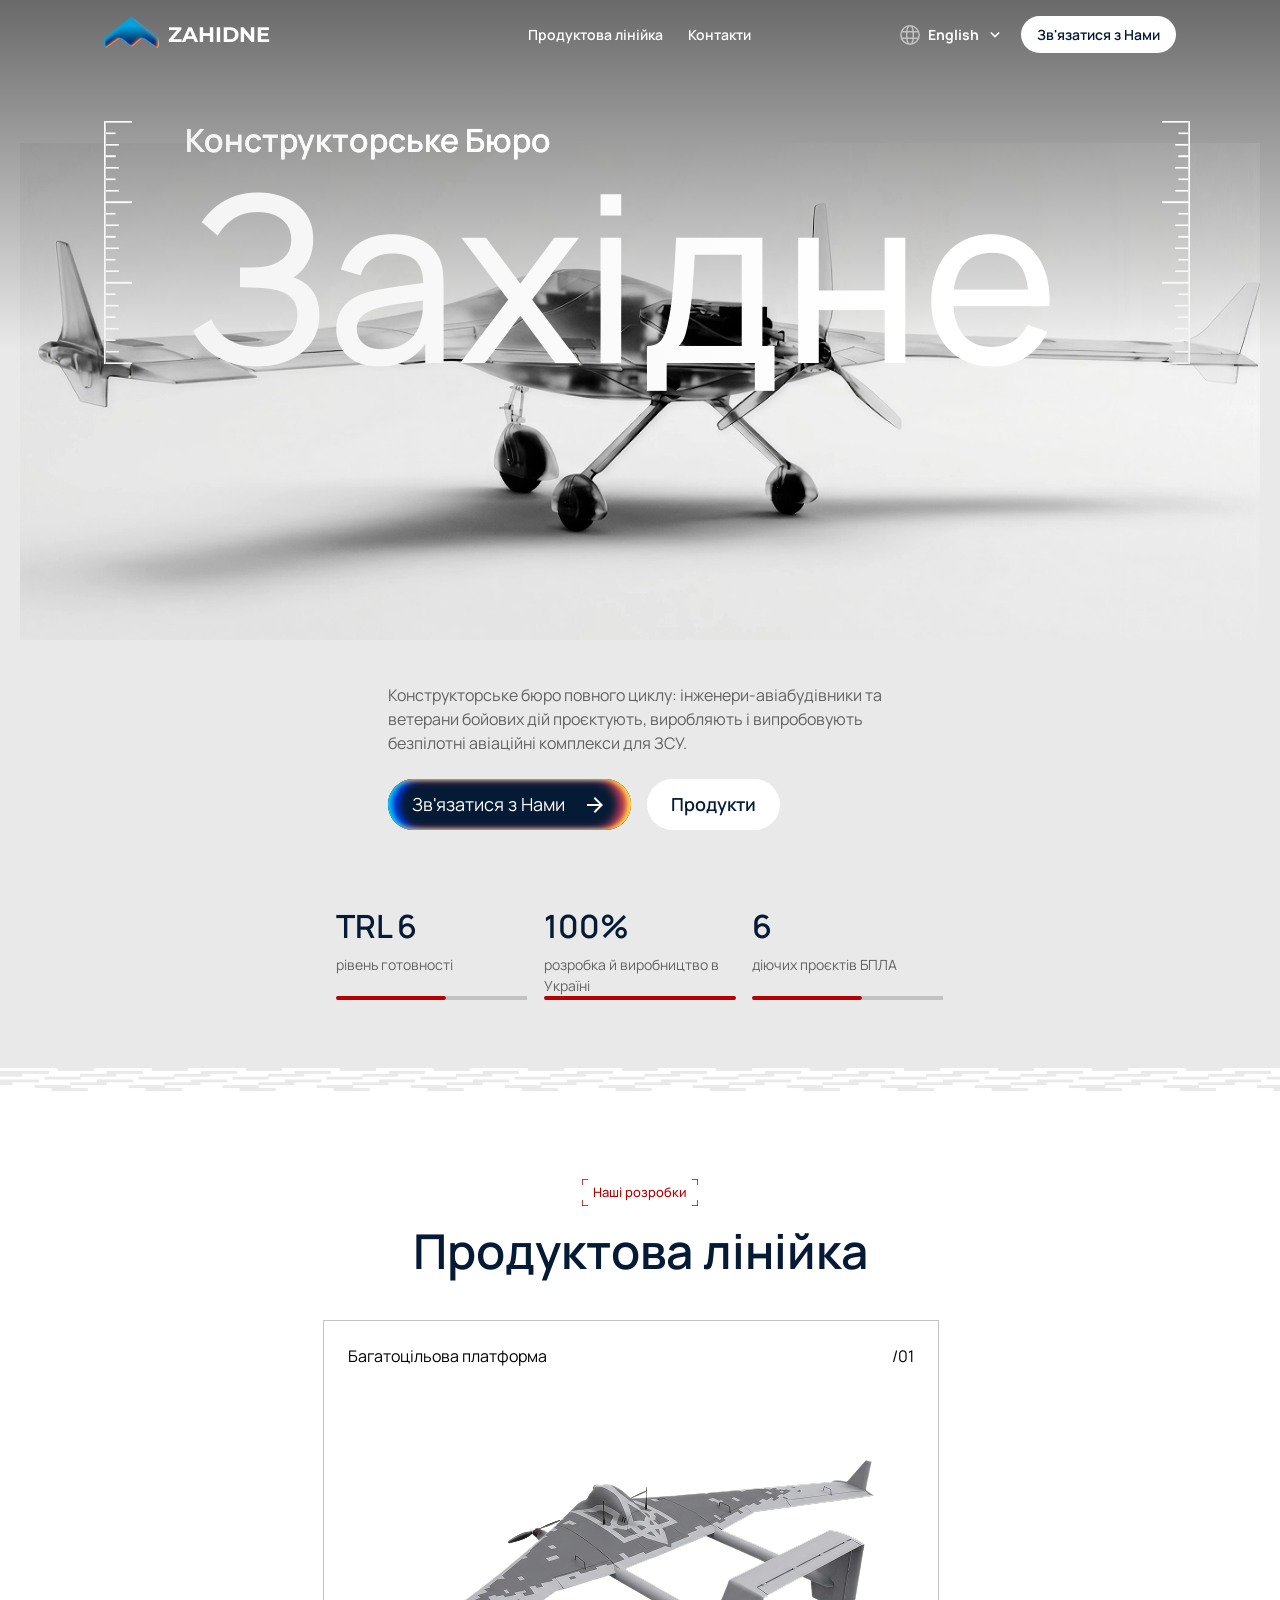
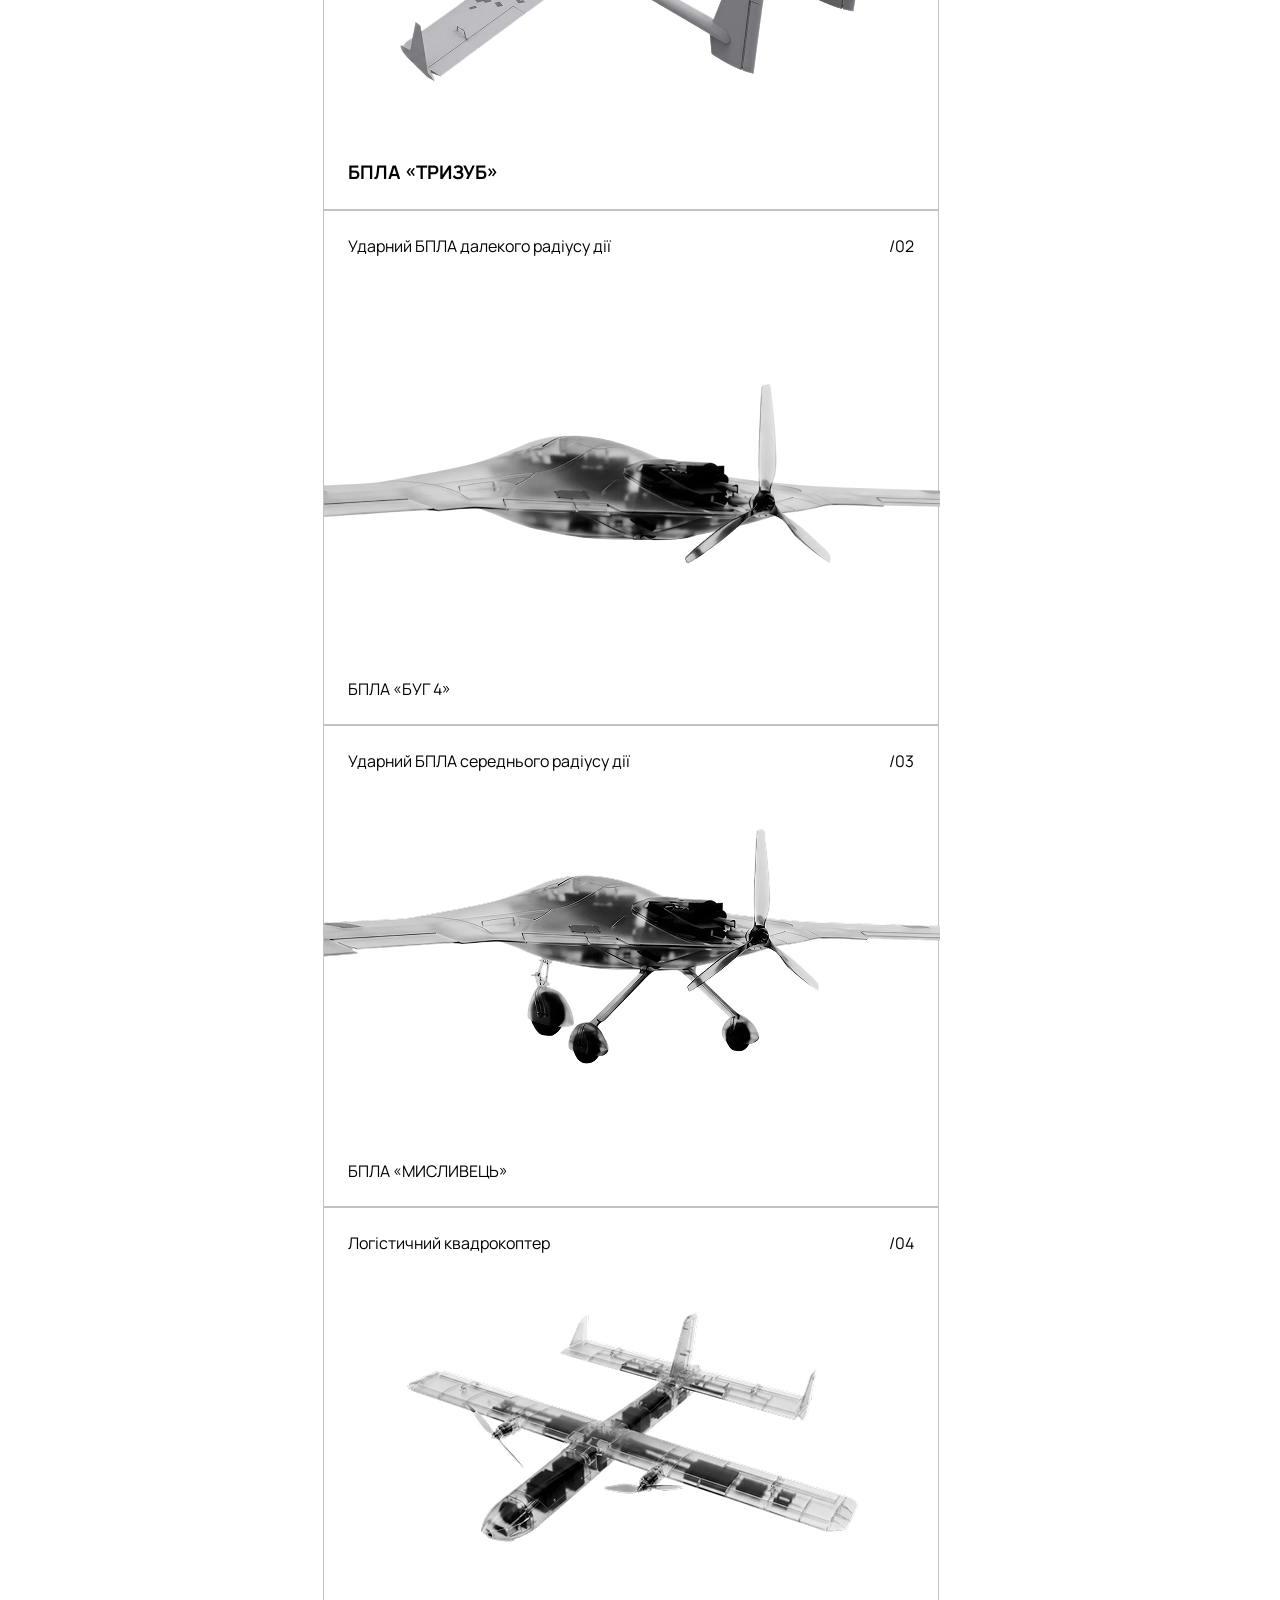
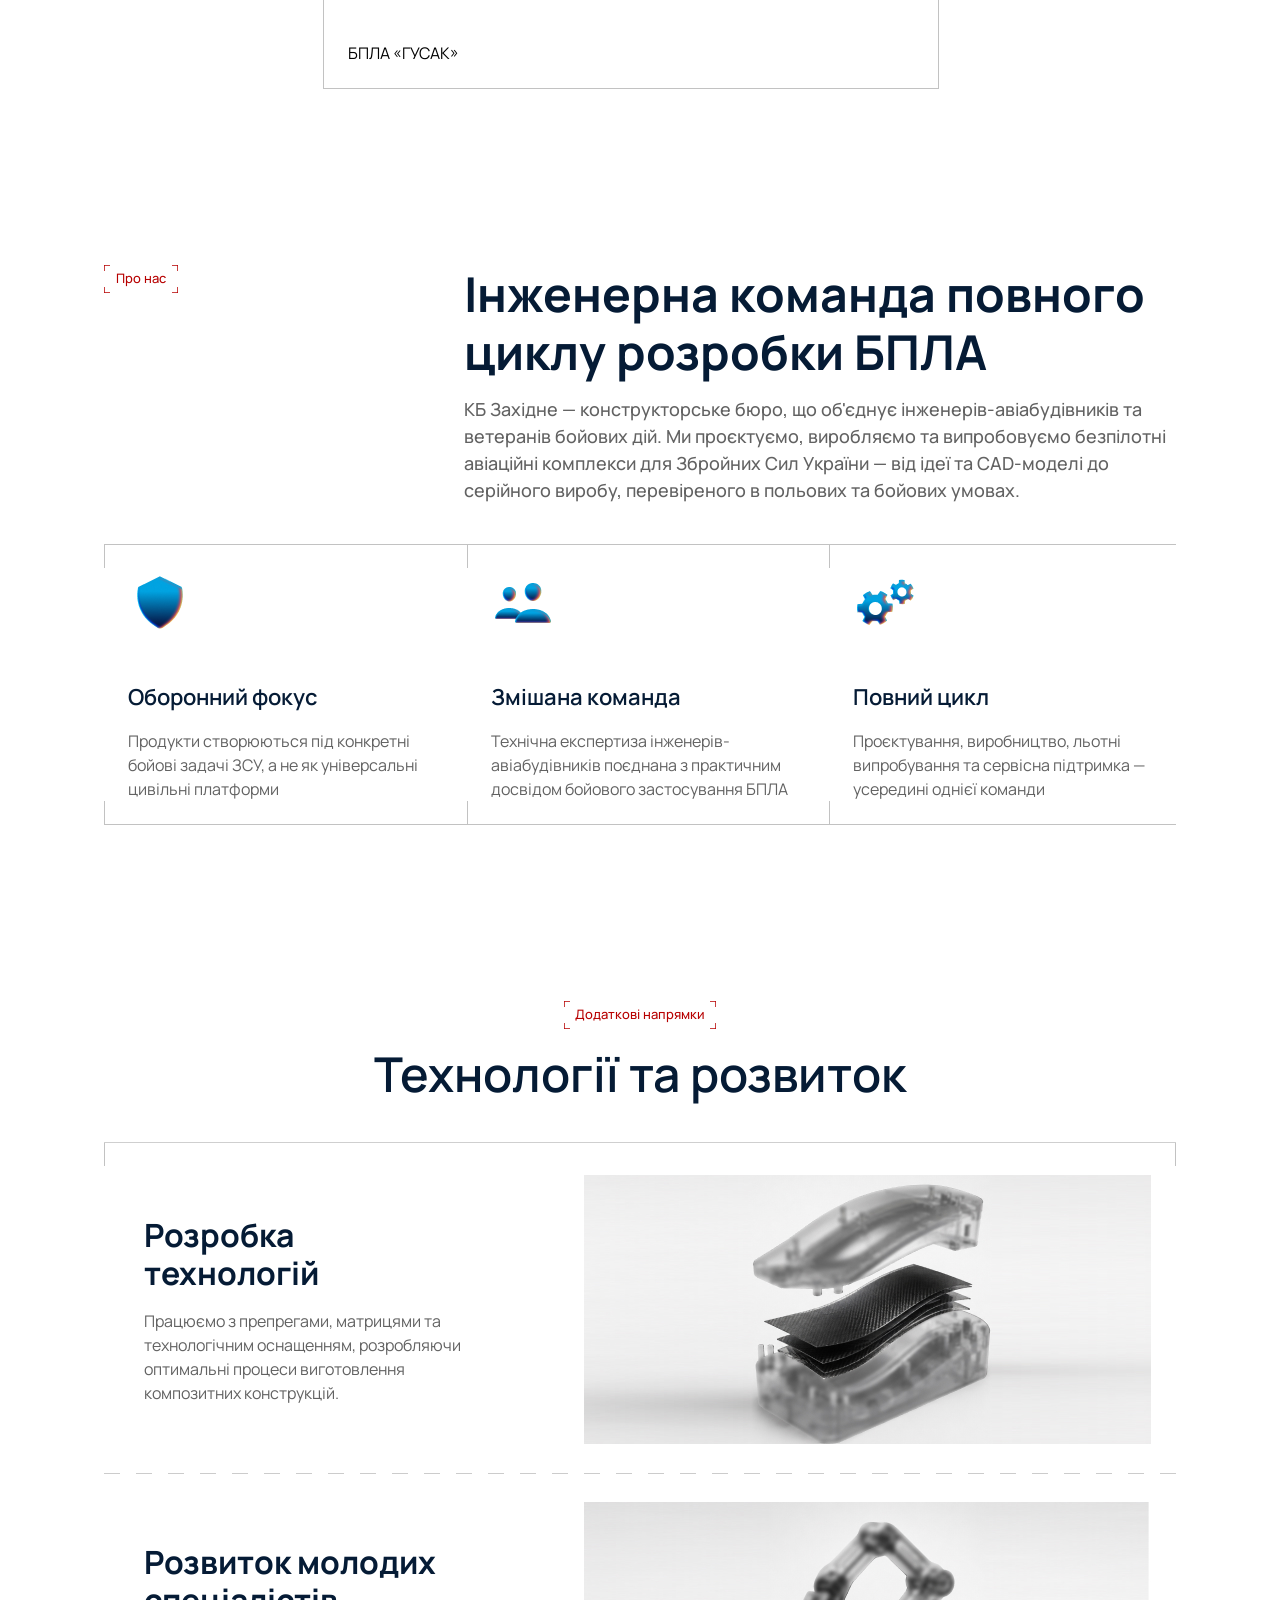
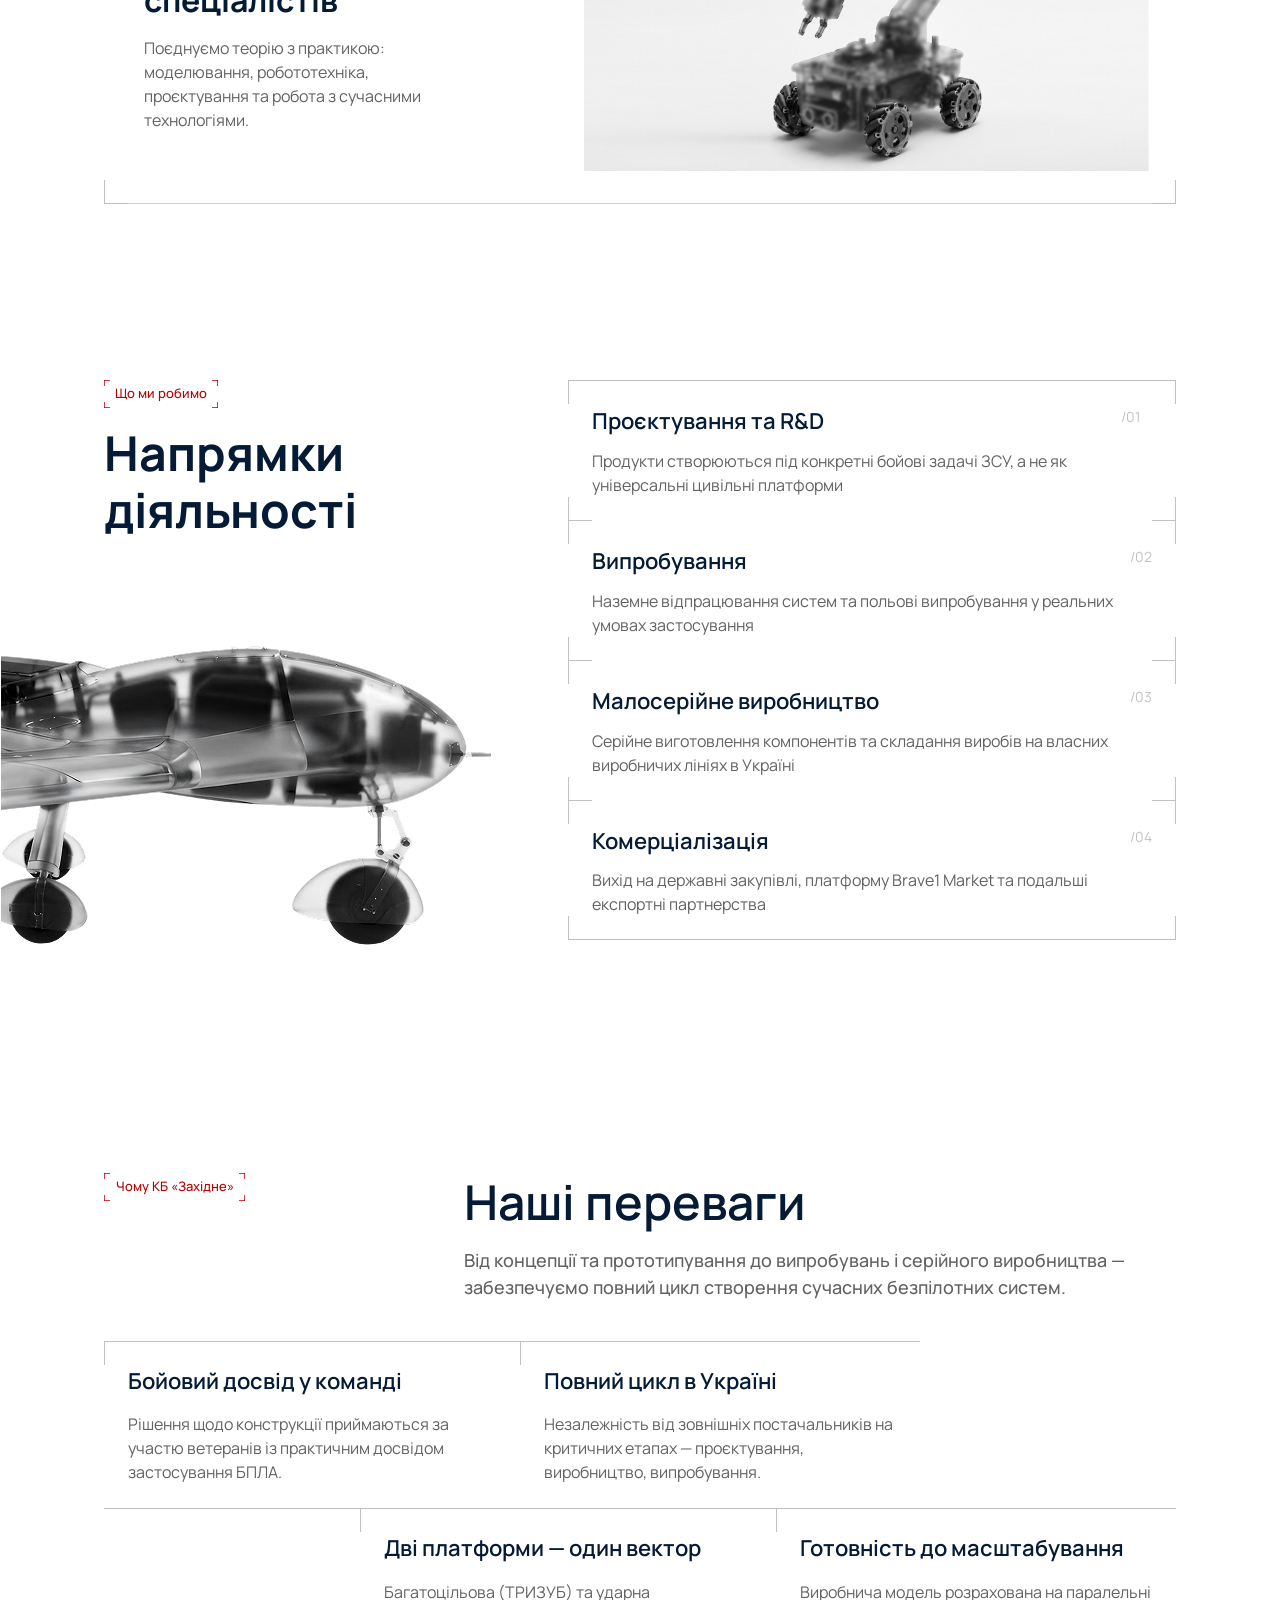
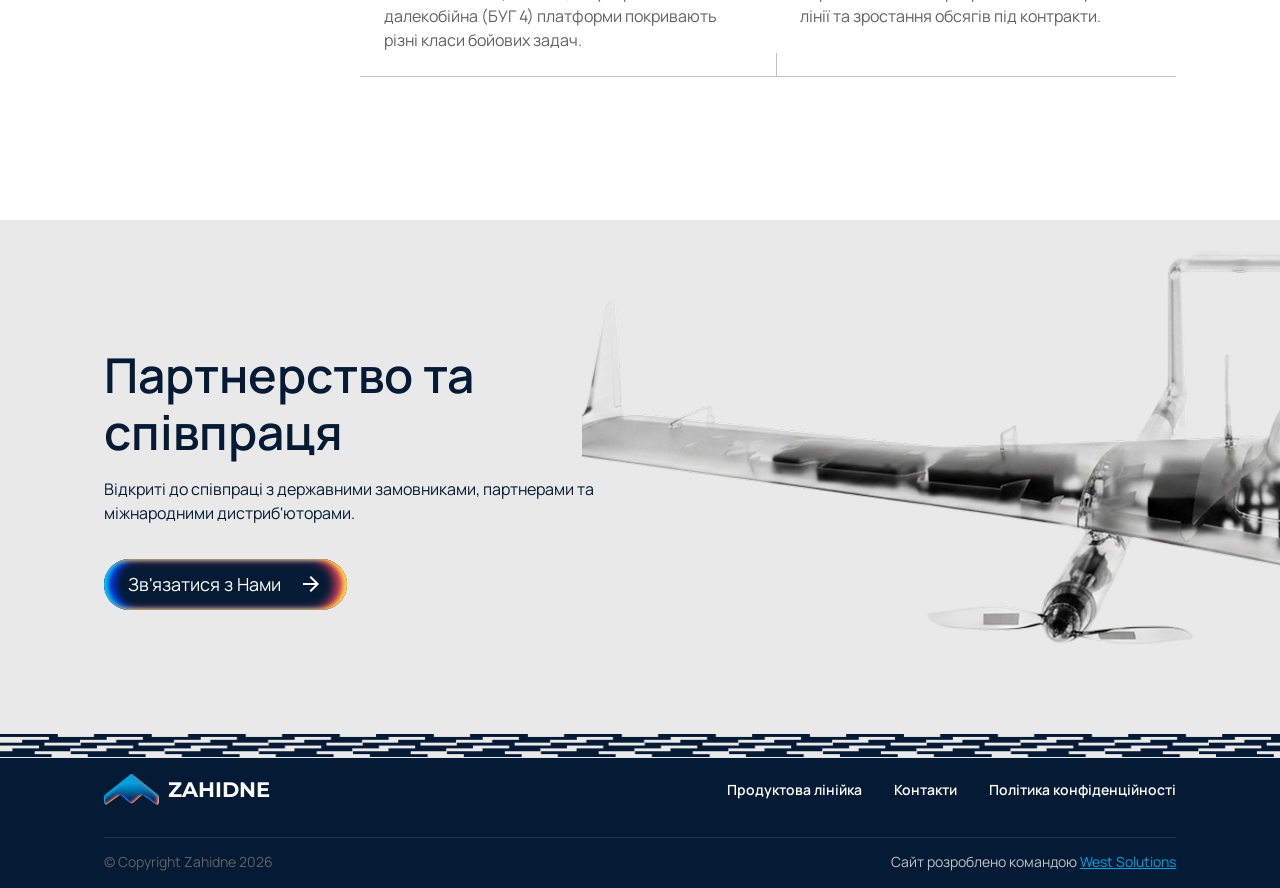
<file: index.html>
<!DOCTYPE html>
<html lang="en">

<head>
    <meta charset="UTF-8">
    <meta name="viewport" content="width=device-width, initial-scale=1.0">
    <title>Document</title>
    <link rel="stylesheet" href="reset.css">
    <link rel="stylesheet" href="global.css">
    <link rel="stylesheet" href="text.css">
    <link rel="stylesheet" href="buttons.css">
    <link rel="stylesheet" href="style.css">
</head>

<body>
    <header class="header">
        <div class="header__container">
            <a href="index.html" class="header__logo">
                <div class="logo__img"><img src="img/logo.png" alt="img"></div>
                <p class="logo__text">Zahidne</p>
            </a>
            <div class="header__links">
                <a href="#">Продуктова лінійка</a>
                <a href="contact.html">Контакти</a>
            </div>
            <div class="header__contact">
                <div class="contact__language">
                    <div class="language__icon">
                        <svg width="20" height="20" viewBox="0 0 20 20" fill="none" xmlns="http://www.w3.org/2000/svg">
                            <g clip-path="url(#clip0_403_6550)">
                                <path
                                    d="M10 19.1667C15.0625 19.1667 19.1667 15.0625 19.1667 10C19.1667 4.9375 15.0625 0.833336 10 0.833336M10 19.1667C4.93754 19.1667 0.833374 15.0625 0.833374 10C0.833374 4.9375 4.93754 0.833336 10 0.833336M10 19.1667C12.5 19.1667 13.3334 15 13.3334 10C13.3334 5 12.5 0.833336 10 0.833336M10 19.1667C7.50004 19.1667 6.66671 15 6.66671 10C6.66671 5 7.50004 0.833336 10 0.833336M1.66671 13.3333H18.3334M1.66671 6.66667H18.3334"
                                    stroke="#C2C2C2" stroke-width="1.5" />
                            </g>
                            <defs>
                                <clipPath id="clip0_403_6550">
                                    <rect width="20" height="20" fill="white" />
                                </clipPath>
                            </defs>
                        </svg>

                    </div>
                    <p>English</p>
                    <button class="language__arrow">
                        <svg width="20" height="20" viewBox="0 0 20 20" fill="none" xmlns="http://www.w3.org/2000/svg">
                            <path
                                d="M10 12.8417L14.7584 8.09167L13.575 6.90833L10 10.4917L6.42503 6.90833L5.2417 8.09167L10 12.8417Z"
                                fill="white" />
                        </svg>



                    </button>
                </div>
                <a href="#" class="contact__button-header">Зв'язатися з Нами</a>
            </div>
            <button class="header__burger">
                <svg width="32" height="32" viewBox="0 0 32 32" fill="none" xmlns="http://www.w3.org/2000/svg">
                    <path fill-rule="evenodd" clip-rule="evenodd"
                        d="M21.1667 16C21.1667 15.8674 21.114 15.7402 21.0203 15.6464C20.9265 15.5527 20.7993 15.5 20.6667 15.5H11.3334C11.2008 15.5 11.0736 15.5527 10.9798 15.6464C10.8861 15.7402 10.8334 15.8674 10.8334 16C10.8334 16.1326 10.8861 16.2598 10.9798 16.3536C11.0736 16.4473 11.2008 16.5 11.3334 16.5H20.6667C20.7993 16.5 20.9265 16.4473 21.0203 16.3536C21.114 16.2598 21.1667 16.1326 21.1667 16ZM21.1667 12.6667C21.1667 12.5341 21.114 12.4069 21.0203 12.3131C20.9265 12.2193 20.7993 12.1667 20.6667 12.1667H11.3334C11.2008 12.1667 11.0736 12.2193 10.9798 12.3131C10.8861 12.4069 10.8334 12.5341 10.8334 12.6667C10.8334 12.7993 10.8861 12.9264 10.9798 13.0202C11.0736 13.114 11.2008 13.1667 11.3334 13.1667H20.6667C20.7993 13.1667 20.9265 13.114 21.0203 13.0202C21.114 12.9264 21.1667 12.7993 21.1667 12.6667ZM21.1667 19.3333C21.1667 19.2007 21.114 19.0735 21.0203 18.9798C20.9265 18.886 20.7993 18.8333 20.6667 18.8333H11.3334C11.2008 18.8333 11.0736 18.886 10.9798 18.9798C10.8861 19.0735 10.8334 19.2007 10.8334 19.3333C10.8334 19.4659 10.8861 19.5931 10.9798 19.6869C11.0736 19.7807 11.2008 19.8333 11.3334 19.8333H20.6667C20.7993 19.8333 20.9265 19.7807 21.0203 19.6869C21.114 19.5931 21.1667 19.4659 21.1667 19.3333Z"
                        fill="white" />
                </svg>

            </button>
        </div>
        <div class="burger__menu">
            <div class="burger__menu-top">
                <div class="header__logo--mobile">
                    <div class="logo__img"><img src="img/logo.png" alt="img"></div>
                    <p class="logo__text--mobile">Zahidne</p>
                </div>
                <button class="burger__menu-close">
                    <svg width="32" height="32" viewBox="0 0 32 32" fill="none" xmlns="http://www.w3.org/2000/svg">
                        <path d="M11.999 20L20.0013 12M11.999 12L20.0013 20" stroke="#051B35" stroke-linecap="round" />
                    </svg>

                </button>
            </div>
            <div class="burger__menu-line"></div>
            <div class="header__links--mobile">
                <a href="#">Продуктова лінійка</a>
                <a href="#">Контакти</a>
            </div>
            <div class="burger__menu-line"></div>
            <div class="header__contact--mobile">
                <div class="contact__language--mobile">
                    <div class="language__icon">
                        <svg width="20" height="20" viewBox="0 0 20 20" fill="none" xmlns="http://www.w3.org/2000/svg">
                            <g clip-path="url(#clip0_403_6881)">
                                <path
                                    d="M9.99992 19.1667C15.0624 19.1667 19.1666 15.0625 19.1666 10C19.1666 4.93751 15.0624 0.833344 9.99992 0.833344M9.99992 19.1667C4.93742 19.1667 0.833252 15.0625 0.833252 10C0.833252 4.93751 4.93742 0.833344 9.99992 0.833344M9.99992 19.1667C12.4999 19.1667 13.3333 15 13.3333 10C13.3333 5.00001 12.4999 0.833344 9.99992 0.833344M9.99992 19.1667C7.49992 19.1667 6.66659 15 6.66659 10C6.66659 5.00001 7.49992 0.833344 9.99992 0.833344M1.66659 13.3333H18.3333M1.66659 6.66668H18.3333"
                                    stroke="#051B35" stroke-width="1.5" />
                            </g>
                            <defs>
                                <clipPath id="clip0_403_6881">
                                    <rect width="20" height="20" fill="white" />
                                </clipPath>
                            </defs>
                        </svg>


                    </div>
                    <p>English</p>
                    <button class="language__arrow">
                        <svg width="20" height="20" viewBox="0 0 20 20" fill="none" xmlns="http://www.w3.org/2000/svg">
                            <path
                                d="M10 12.8417L14.7584 8.09166L13.575 6.90833L10 10.4917L6.42503 6.90833L5.2417 8.09166L10 12.8417Z"
                                fill="#051B35" />
                        </svg>




                    </button>
                </div>
                <a href="#" class="contact__button-header--mobile">Зв'язатися з Нами</a>
            </div>
        </div>

    </header>
    <main class="main">
        <div class="hero">
            <div class="hero__gradient-header"></div>
            <div class="hero__container">
                <div class="hero__title">
                    <div class="title__img-left">
                        <svg width="28" height="243" viewBox="0 0 28 243" fill="none"
                            xmlns="http://www.w3.org/2000/svg">
                            <path d="M-3.57628e-07 0H1.64706V82.0946H-3.57628e-07V0Z"
                                fill="url(#paint0_linear_399_5974)" />
                            <path d="M1.64706 80.4527H28V82.0946H1.64706V80.4527Z"
                                fill="url(#paint1_linear_399_5974)" />
                            <path d="M1.64706 0H28V1.64189H1.64706V0Z" fill="url(#paint2_linear_399_5974)" />
                            <path d="M1.64706 68.9595H14.8235V70.6013H1.64706V68.9595Z"
                                fill="url(#paint3_linear_399_5974)" />
                            <path d="M1.64706 45.973H14.8235V47.6149H1.64706V45.973Z"
                                fill="url(#paint4_linear_399_5974)" />
                            <path d="M1.64706 22.9865H14.8235V24.6284H1.64706V22.9865Z"
                                fill="url(#paint5_linear_399_5974)" />
                            <path d="M1.64706 57.4662H11.5294V59.1081H1.64706V57.4662Z"
                                fill="url(#paint6_linear_399_5974)" />
                            <path d="M1.64706 34.4797H11.5294V36.1216H1.64706V34.4797Z"
                                fill="url(#paint7_linear_399_5974)" />
                            <path d="M1.64706 11.4932H11.5294V13.1351H1.64706V11.4932Z"
                                fill="url(#paint8_linear_399_5974)" />
                            <path d="M1.64706 34.4797H11.5294V36.1216H1.64706V34.4797Z"
                                fill="url(#paint9_linear_399_5974)" />
                            <path d="M-3.57628e-07 80.4527H1.64706V162.547H-3.57628e-07V80.4527Z"
                                fill="url(#paint10_linear_399_5974)" />
                            <path d="M1.64706 160.905H28V162.547H1.64706V160.905Z"
                                fill="url(#paint11_linear_399_5974)" />
                            <path d="M1.64706 80.4527H28V82.0946H1.64706V80.4527Z"
                                fill="url(#paint12_linear_399_5974)" />
                            <path d="M1.64706 149.412H14.8235V151.054H1.64706V149.412Z"
                                fill="url(#paint13_linear_399_5974)" />
                            <path d="M1.64706 126.426H14.8235V128.068H1.64706V126.426Z"
                                fill="url(#paint14_linear_399_5974)" />
                            <path d="M1.64706 103.439H14.8235V105.081H1.64706V103.439Z"
                                fill="url(#paint15_linear_399_5974)" />
                            <path d="M1.64706 137.919H11.5294V139.561H1.64706V137.919Z"
                                fill="url(#paint16_linear_399_5974)" />
                            <path d="M1.64706 114.932H11.5294V116.574H1.64706V114.932Z"
                                fill="url(#paint17_linear_399_5974)" />
                            <path d="M1.64706 91.9459H11.5294V93.5878H1.64706V91.9459Z"
                                fill="url(#paint18_linear_399_5974)" />
                            <path d="M1.64706 114.932H11.5294V116.574H1.64706V114.932Z"
                                fill="url(#paint19_linear_399_5974)" />
                            <path d="M-3.57628e-07 160.905H1.64706V243H-3.57628e-07V160.905Z"
                                fill="url(#paint20_linear_399_5974)" />
                            <path d="M1.64706 241.358H28V243H1.64706V241.358Z" fill="url(#paint21_linear_399_5974)" />
                            <path d="M1.64706 160.905H28V162.547H1.64706V160.905Z"
                                fill="url(#paint22_linear_399_5974)" />
                            <path d="M1.64706 229.865H14.8235V231.507H1.64706V229.865Z"
                                fill="url(#paint23_linear_399_5974)" />
                            <path d="M1.64706 206.878H14.8235V208.52H1.64706V206.878Z"
                                fill="url(#paint24_linear_399_5974)" />
                            <path d="M1.64706 183.892H14.8235V185.534H1.64706V183.892Z"
                                fill="url(#paint25_linear_399_5974)" />
                            <path d="M1.64706 218.372H11.5294V220.014H1.64706V218.372Z"
                                fill="url(#paint26_linear_399_5974)" />
                            <path d="M1.64706 195.385H11.5294V197.027H1.64706V195.385Z"
                                fill="url(#paint27_linear_399_5974)" />
                            <path d="M1.64706 172.399H11.5294V174.041H1.64706V172.399Z"
                                fill="url(#paint28_linear_399_5974)" />
                            <path d="M1.64706 195.385H11.5294V197.027H1.64706V195.385Z"
                                fill="url(#paint29_linear_399_5974)" />
                            <defs>
                                <linearGradient id="paint0_linear_399_5974" x1="14" y1="243" x2="14" y2="0"
                                    gradientUnits="userSpaceOnUse">
                                    <stop stop-color="#F4F4F4" />
                                    <stop offset="1" stop-color="white" />
                                </linearGradient>
                                <linearGradient id="paint1_linear_399_5974" x1="14" y1="243" x2="14" y2="0"
                                    gradientUnits="userSpaceOnUse">
                                    <stop stop-color="#F4F4F4" />
                                    <stop offset="1" stop-color="white" />
                                </linearGradient>
                                <linearGradient id="paint2_linear_399_5974" x1="14" y1="243" x2="14" y2="0"
                                    gradientUnits="userSpaceOnUse">
                                    <stop stop-color="#F4F4F4" />
                                    <stop offset="1" stop-color="white" />
                                </linearGradient>
                                <linearGradient id="paint3_linear_399_5974" x1="14" y1="243" x2="14" y2="0"
                                    gradientUnits="userSpaceOnUse">
                                    <stop stop-color="#F4F4F4" />
                                    <stop offset="1" stop-color="white" />
                                </linearGradient>
                                <linearGradient id="paint4_linear_399_5974" x1="14" y1="243" x2="14" y2="0"
                                    gradientUnits="userSpaceOnUse">
                                    <stop stop-color="#F4F4F4" />
                                    <stop offset="1" stop-color="white" />
                                </linearGradient>
                                <linearGradient id="paint5_linear_399_5974" x1="14" y1="243" x2="14" y2="0"
                                    gradientUnits="userSpaceOnUse">
                                    <stop stop-color="#F4F4F4" />
                                    <stop offset="1" stop-color="white" />
                                </linearGradient>
                                <linearGradient id="paint6_linear_399_5974" x1="14" y1="243" x2="14" y2="0"
                                    gradientUnits="userSpaceOnUse">
                                    <stop stop-color="#F4F4F4" />
                                    <stop offset="1" stop-color="white" />
                                </linearGradient>
                                <linearGradient id="paint7_linear_399_5974" x1="14" y1="243" x2="14" y2="0"
                                    gradientUnits="userSpaceOnUse">
                                    <stop stop-color="#F4F4F4" />
                                    <stop offset="1" stop-color="white" />
                                </linearGradient>
                                <linearGradient id="paint8_linear_399_5974" x1="14" y1="243" x2="14" y2="0"
                                    gradientUnits="userSpaceOnUse">
                                    <stop stop-color="#F4F4F4" />
                                    <stop offset="1" stop-color="white" />
                                </linearGradient>
                                <linearGradient id="paint9_linear_399_5974" x1="14" y1="243" x2="14" y2="0"
                                    gradientUnits="userSpaceOnUse">
                                    <stop stop-color="#F4F4F4" />
                                    <stop offset="1" stop-color="white" />
                                </linearGradient>
                                <linearGradient id="paint10_linear_399_5974" x1="14" y1="243" x2="14" y2="0"
                                    gradientUnits="userSpaceOnUse">
                                    <stop stop-color="#F4F4F4" />
                                    <stop offset="1" stop-color="white" />
                                </linearGradient>
                                <linearGradient id="paint11_linear_399_5974" x1="14" y1="243" x2="14" y2="0"
                                    gradientUnits="userSpaceOnUse">
                                    <stop stop-color="#F4F4F4" />
                                    <stop offset="1" stop-color="white" />
                                </linearGradient>
                                <linearGradient id="paint12_linear_399_5974" x1="14" y1="243" x2="14" y2="0"
                                    gradientUnits="userSpaceOnUse">
                                    <stop stop-color="#F4F4F4" />
                                    <stop offset="1" stop-color="white" />
                                </linearGradient>
                                <linearGradient id="paint13_linear_399_5974" x1="14" y1="243" x2="14" y2="0"
                                    gradientUnits="userSpaceOnUse">
                                    <stop stop-color="#F4F4F4" />
                                    <stop offset="1" stop-color="white" />
                                </linearGradient>
                                <linearGradient id="paint14_linear_399_5974" x1="14" y1="243" x2="14" y2="0"
                                    gradientUnits="userSpaceOnUse">
                                    <stop stop-color="#F4F4F4" />
                                    <stop offset="1" stop-color="white" />
                                </linearGradient>
                                <linearGradient id="paint15_linear_399_5974" x1="14" y1="243" x2="14" y2="0"
                                    gradientUnits="userSpaceOnUse">
                                    <stop stop-color="#F4F4F4" />
                                    <stop offset="1" stop-color="white" />
                                </linearGradient>
                                <linearGradient id="paint16_linear_399_5974" x1="14" y1="243" x2="14" y2="0"
                                    gradientUnits="userSpaceOnUse">
                                    <stop stop-color="#F4F4F4" />
                                    <stop offset="1" stop-color="white" />
                                </linearGradient>
                                <linearGradient id="paint17_linear_399_5974" x1="14" y1="243" x2="14" y2="0"
                                    gradientUnits="userSpaceOnUse">
                                    <stop stop-color="#F4F4F4" />
                                    <stop offset="1" stop-color="white" />
                                </linearGradient>
                                <linearGradient id="paint18_linear_399_5974" x1="14" y1="243" x2="14" y2="0"
                                    gradientUnits="userSpaceOnUse">
                                    <stop stop-color="#F4F4F4" />
                                    <stop offset="1" stop-color="white" />
                                </linearGradient>
                                <linearGradient id="paint19_linear_399_5974" x1="14" y1="243" x2="14" y2="0"
                                    gradientUnits="userSpaceOnUse">
                                    <stop stop-color="#F4F4F4" />
                                    <stop offset="1" stop-color="white" />
                                </linearGradient>
                                <linearGradient id="paint20_linear_399_5974" x1="14" y1="243" x2="14" y2="0"
                                    gradientUnits="userSpaceOnUse">
                                    <stop stop-color="#F4F4F4" />
                                    <stop offset="1" stop-color="white" />
                                </linearGradient>
                                <linearGradient id="paint21_linear_399_5974" x1="14" y1="243" x2="14" y2="0"
                                    gradientUnits="userSpaceOnUse">
                                    <stop stop-color="#F4F4F4" />
                                    <stop offset="1" stop-color="white" />
                                </linearGradient>
                                <linearGradient id="paint22_linear_399_5974" x1="14" y1="243" x2="14" y2="0"
                                    gradientUnits="userSpaceOnUse">
                                    <stop stop-color="#F4F4F4" />
                                    <stop offset="1" stop-color="white" />
                                </linearGradient>
                                <linearGradient id="paint23_linear_399_5974" x1="14" y1="243" x2="14" y2="0"
                                    gradientUnits="userSpaceOnUse">
                                    <stop stop-color="#F4F4F4" />
                                    <stop offset="1" stop-color="white" />
                                </linearGradient>
                                <linearGradient id="paint24_linear_399_5974" x1="14" y1="243" x2="14" y2="0"
                                    gradientUnits="userSpaceOnUse">
                                    <stop stop-color="#F4F4F4" />
                                    <stop offset="1" stop-color="white" />
                                </linearGradient>
                                <linearGradient id="paint25_linear_399_5974" x1="14" y1="243" x2="14" y2="0"
                                    gradientUnits="userSpaceOnUse">
                                    <stop stop-color="#F4F4F4" />
                                    <stop offset="1" stop-color="white" />
                                </linearGradient>
                                <linearGradient id="paint26_linear_399_5974" x1="14" y1="243" x2="14" y2="0"
                                    gradientUnits="userSpaceOnUse">
                                    <stop stop-color="#F4F4F4" />
                                    <stop offset="1" stop-color="white" />
                                </linearGradient>
                                <linearGradient id="paint27_linear_399_5974" x1="14" y1="243" x2="14" y2="0"
                                    gradientUnits="userSpaceOnUse">
                                    <stop stop-color="#F4F4F4" />
                                    <stop offset="1" stop-color="white" />
                                </linearGradient>
                                <linearGradient id="paint28_linear_399_5974" x1="14" y1="243" x2="14" y2="0"
                                    gradientUnits="userSpaceOnUse">
                                    <stop stop-color="#F4F4F4" />
                                    <stop offset="1" stop-color="white" />
                                </linearGradient>
                                <linearGradient id="paint29_linear_399_5974" x1="14" y1="243" x2="14" y2="0"
                                    gradientUnits="userSpaceOnUse">
                                    <stop stop-color="#F4F4F4" />
                                    <stop offset="1" stop-color="white" />
                                </linearGradient>
                            </defs>
                        </svg>
                    </div>
                    <div class="title__img-left--mobile">
                        <svg width="7" height="86" viewBox="0 0 7 86" fill="none" xmlns="http://www.w3.org/2000/svg">
                            <path d="M0 0H0.411765V29.0541H0V0Z" fill="url(#paint0_linear_403_6649)" />
                            <path d="M0.411765 28.473H7V29.0541H0.411765V28.473Z" fill="url(#paint1_linear_403_6649)" />
                            <path d="M0.411765 0H7V0.581081H0.411765V0Z" fill="url(#paint2_linear_403_6649)" />
                            <path d="M0.411765 24.4054H3.70588V24.9865H0.411765V24.4054Z"
                                fill="url(#paint3_linear_403_6649)" />
                            <path d="M0.411765 16.2703H3.70588V16.8514H0.411765V16.2703Z"
                                fill="url(#paint4_linear_403_6649)" />
                            <path d="M0.411765 8.13514H3.70588V8.71622H0.411765V8.13514Z"
                                fill="url(#paint5_linear_403_6649)" />
                            <path d="M0.411765 20.3378H2.88235V20.9189H0.411765V20.3378Z"
                                fill="url(#paint6_linear_403_6649)" />
                            <path d="M0.411765 12.2027H2.88235V12.7838H0.411765V12.2027Z"
                                fill="url(#paint7_linear_403_6649)" />
                            <path d="M0.411765 4.06757H2.88235V4.64865H0.411765V4.06757Z"
                                fill="url(#paint8_linear_403_6649)" />
                            <path d="M0.411765 12.2027H2.88235V12.7838H0.411765V12.2027Z"
                                fill="url(#paint9_linear_403_6649)" />
                            <path d="M0 28.473H0.411765V57.527H0V28.473Z" fill="url(#paint10_linear_403_6649)" />
                            <path d="M0.411765 56.9459H7V57.527H0.411765V56.9459Z"
                                fill="url(#paint11_linear_403_6649)" />
                            <path d="M0.411765 28.473H7V29.0541H0.411765V28.473Z"
                                fill="url(#paint12_linear_403_6649)" />
                            <path d="M0.411765 52.8784H3.70588V53.4595H0.411765V52.8784Z"
                                fill="url(#paint13_linear_403_6649)" />
                            <path d="M0.411765 44.7432H3.70588V45.3243H0.411765V44.7432Z"
                                fill="url(#paint14_linear_403_6649)" />
                            <path d="M0.411765 36.6081H3.70588V37.1892H0.411765V36.6081Z"
                                fill="url(#paint15_linear_403_6649)" />
                            <path d="M0.411765 48.8108H2.88235V49.3919H0.411765V48.8108Z"
                                fill="url(#paint16_linear_403_6649)" />
                            <path d="M0.411765 40.6757H2.88235V41.2568H0.411765V40.6757Z"
                                fill="url(#paint17_linear_403_6649)" />
                            <path d="M0.411765 32.5405H2.88235V33.1216H0.411765V32.5405Z"
                                fill="url(#paint18_linear_403_6649)" />
                            <path d="M0.411765 40.6757H2.88235V41.2568H0.411765V40.6757Z"
                                fill="url(#paint19_linear_403_6649)" />
                            <path d="M0 56.9459H0.411765V86H0V56.9459Z" fill="url(#paint20_linear_403_6649)" />
                            <path d="M0.411765 85.4189H7V86H0.411765V85.4189Z" fill="url(#paint21_linear_403_6649)" />
                            <path d="M0.411765 56.9459H7V57.527H0.411765V56.9459Z"
                                fill="url(#paint22_linear_403_6649)" />
                            <path d="M0.411765 81.3514H3.70588V81.9324H0.411765V81.3514Z"
                                fill="url(#paint23_linear_403_6649)" />
                            <path d="M0.411765 73.2162H3.70588V73.7973H0.411765V73.2162Z"
                                fill="url(#paint24_linear_403_6649)" />
                            <path d="M0.411765 65.0811H3.70588V65.6622H0.411765V65.0811Z"
                                fill="url(#paint25_linear_403_6649)" />
                            <path d="M0.411765 77.2838H2.88235V77.8649H0.411765V77.2838Z"
                                fill="url(#paint26_linear_403_6649)" />
                            <path d="M0.411765 69.1487H2.88235V69.7297H0.411765V69.1487Z"
                                fill="url(#paint27_linear_403_6649)" />
                            <path d="M0.411765 61.0135H2.88235V61.5946H0.411765V61.0135Z"
                                fill="url(#paint28_linear_403_6649)" />
                            <path d="M0.411765 69.1487H2.88235V69.7297H0.411765V69.1487Z"
                                fill="url(#paint29_linear_403_6649)" />
                            <defs>
                                <linearGradient id="paint0_linear_403_6649" x1="3.5" y1="86" x2="3.5" y2="0"
                                    gradientUnits="userSpaceOnUse">
                                    <stop stop-color="#F4F4F4" />
                                    <stop offset="1" stop-color="white" />
                                </linearGradient>
                                <linearGradient id="paint1_linear_403_6649" x1="3.5" y1="86" x2="3.5" y2="0"
                                    gradientUnits="userSpaceOnUse">
                                    <stop stop-color="#F4F4F4" />
                                    <stop offset="1" stop-color="white" />
                                </linearGradient>
                                <linearGradient id="paint2_linear_403_6649" x1="3.5" y1="86" x2="3.5" y2="0"
                                    gradientUnits="userSpaceOnUse">
                                    <stop stop-color="#F4F4F4" />
                                    <stop offset="1" stop-color="white" />
                                </linearGradient>
                                <linearGradient id="paint3_linear_403_6649" x1="3.5" y1="86" x2="3.5" y2="0"
                                    gradientUnits="userSpaceOnUse">
                                    <stop stop-color="#F4F4F4" />
                                    <stop offset="1" stop-color="white" />
                                </linearGradient>
                                <linearGradient id="paint4_linear_403_6649" x1="3.5" y1="86" x2="3.5" y2="0"
                                    gradientUnits="userSpaceOnUse">
                                    <stop stop-color="#F4F4F4" />
                                    <stop offset="1" stop-color="white" />
                                </linearGradient>
                                <linearGradient id="paint5_linear_403_6649" x1="3.5" y1="86" x2="3.5" y2="0"
                                    gradientUnits="userSpaceOnUse">
                                    <stop stop-color="#F4F4F4" />
                                    <stop offset="1" stop-color="white" />
                                </linearGradient>
                                <linearGradient id="paint6_linear_403_6649" x1="3.5" y1="86" x2="3.5" y2="0"
                                    gradientUnits="userSpaceOnUse">
                                    <stop stop-color="#F4F4F4" />
                                    <stop offset="1" stop-color="white" />
                                </linearGradient>
                                <linearGradient id="paint7_linear_403_6649" x1="3.5" y1="86" x2="3.5" y2="0"
                                    gradientUnits="userSpaceOnUse">
                                    <stop stop-color="#F4F4F4" />
                                    <stop offset="1" stop-color="white" />
                                </linearGradient>
                                <linearGradient id="paint8_linear_403_6649" x1="3.5" y1="86" x2="3.5" y2="0"
                                    gradientUnits="userSpaceOnUse">
                                    <stop stop-color="#F4F4F4" />
                                    <stop offset="1" stop-color="white" />
                                </linearGradient>
                                <linearGradient id="paint9_linear_403_6649" x1="3.5" y1="86" x2="3.5" y2="0"
                                    gradientUnits="userSpaceOnUse">
                                    <stop stop-color="#F4F4F4" />
                                    <stop offset="1" stop-color="white" />
                                </linearGradient>
                                <linearGradient id="paint10_linear_403_6649" x1="3.5" y1="86" x2="3.5" y2="0"
                                    gradientUnits="userSpaceOnUse">
                                    <stop stop-color="#F4F4F4" />
                                    <stop offset="1" stop-color="white" />
                                </linearGradient>
                                <linearGradient id="paint11_linear_403_6649" x1="3.5" y1="86" x2="3.5" y2="0"
                                    gradientUnits="userSpaceOnUse">
                                    <stop stop-color="#F4F4F4" />
                                    <stop offset="1" stop-color="white" />
                                </linearGradient>
                                <linearGradient id="paint12_linear_403_6649" x1="3.5" y1="86" x2="3.5" y2="0"
                                    gradientUnits="userSpaceOnUse">
                                    <stop stop-color="#F4F4F4" />
                                    <stop offset="1" stop-color="white" />
                                </linearGradient>
                                <linearGradient id="paint13_linear_403_6649" x1="3.5" y1="86" x2="3.5" y2="0"
                                    gradientUnits="userSpaceOnUse">
                                    <stop stop-color="#F4F4F4" />
                                    <stop offset="1" stop-color="white" />
                                </linearGradient>
                                <linearGradient id="paint14_linear_403_6649" x1="3.5" y1="86" x2="3.5" y2="0"
                                    gradientUnits="userSpaceOnUse">
                                    <stop stop-color="#F4F4F4" />
                                    <stop offset="1" stop-color="white" />
                                </linearGradient>
                                <linearGradient id="paint15_linear_403_6649" x1="3.5" y1="86" x2="3.5" y2="0"
                                    gradientUnits="userSpaceOnUse">
                                    <stop stop-color="#F4F4F4" />
                                    <stop offset="1" stop-color="white" />
                                </linearGradient>
                                <linearGradient id="paint16_linear_403_6649" x1="3.5" y1="86" x2="3.5" y2="0"
                                    gradientUnits="userSpaceOnUse">
                                    <stop stop-color="#F4F4F4" />
                                    <stop offset="1" stop-color="white" />
                                </linearGradient>
                                <linearGradient id="paint17_linear_403_6649" x1="3.5" y1="86" x2="3.5" y2="0"
                                    gradientUnits="userSpaceOnUse">
                                    <stop stop-color="#F4F4F4" />
                                    <stop offset="1" stop-color="white" />
                                </linearGradient>
                                <linearGradient id="paint18_linear_403_6649" x1="3.5" y1="86" x2="3.5" y2="0"
                                    gradientUnits="userSpaceOnUse">
                                    <stop stop-color="#F4F4F4" />
                                    <stop offset="1" stop-color="white" />
                                </linearGradient>
                                <linearGradient id="paint19_linear_403_6649" x1="3.5" y1="86" x2="3.5" y2="0"
                                    gradientUnits="userSpaceOnUse">
                                    <stop stop-color="#F4F4F4" />
                                    <stop offset="1" stop-color="white" />
                                </linearGradient>
                                <linearGradient id="paint20_linear_403_6649" x1="3.5" y1="86" x2="3.5" y2="0"
                                    gradientUnits="userSpaceOnUse">
                                    <stop stop-color="#F4F4F4" />
                                    <stop offset="1" stop-color="white" />
                                </linearGradient>
                                <linearGradient id="paint21_linear_403_6649" x1="3.5" y1="86" x2="3.5" y2="0"
                                    gradientUnits="userSpaceOnUse">
                                    <stop stop-color="#F4F4F4" />
                                    <stop offset="1" stop-color="white" />
                                </linearGradient>
                                <linearGradient id="paint22_linear_403_6649" x1="3.5" y1="86" x2="3.5" y2="0"
                                    gradientUnits="userSpaceOnUse">
                                    <stop stop-color="#F4F4F4" />
                                    <stop offset="1" stop-color="white" />
                                </linearGradient>
                                <linearGradient id="paint23_linear_403_6649" x1="3.5" y1="86" x2="3.5" y2="0"
                                    gradientUnits="userSpaceOnUse">
                                    <stop stop-color="#F4F4F4" />
                                    <stop offset="1" stop-color="white" />
                                </linearGradient>
                                <linearGradient id="paint24_linear_403_6649" x1="3.5" y1="86" x2="3.5" y2="0"
                                    gradientUnits="userSpaceOnUse">
                                    <stop stop-color="#F4F4F4" />
                                    <stop offset="1" stop-color="white" />
                                </linearGradient>
                                <linearGradient id="paint25_linear_403_6649" x1="3.5" y1="86" x2="3.5" y2="0"
                                    gradientUnits="userSpaceOnUse">
                                    <stop stop-color="#F4F4F4" />
                                    <stop offset="1" stop-color="white" />
                                </linearGradient>
                                <linearGradient id="paint26_linear_403_6649" x1="3.5" y1="86" x2="3.5" y2="0"
                                    gradientUnits="userSpaceOnUse">
                                    <stop stop-color="#F4F4F4" />
                                    <stop offset="1" stop-color="white" />
                                </linearGradient>
                                <linearGradient id="paint27_linear_403_6649" x1="3.5" y1="86" x2="3.5" y2="0"
                                    gradientUnits="userSpaceOnUse">
                                    <stop stop-color="#F4F4F4" />
                                    <stop offset="1" stop-color="white" />
                                </linearGradient>
                                <linearGradient id="paint28_linear_403_6649" x1="3.5" y1="86" x2="3.5" y2="0"
                                    gradientUnits="userSpaceOnUse">
                                    <stop stop-color="#F4F4F4" />
                                    <stop offset="1" stop-color="white" />
                                </linearGradient>
                                <linearGradient id="paint29_linear_403_6649" x1="3.5" y1="86" x2="3.5" y2="0"
                                    gradientUnits="userSpaceOnUse">
                                    <stop stop-color="#F4F4F4" />
                                    <stop offset="1" stop-color="white" />
                                </linearGradient>
                            </defs>
                        </svg>

                    </div>
                    <h1 class="hero__title-content"><span>Конструкторське Бюро</span>Західне</h1>
                    <div class="title__img-right">
                        <svg width="28" height="243" viewBox="0 0 28 243" fill="none"
                            xmlns="http://www.w3.org/2000/svg">
                            <path d="M28 0H26.3529V82.0946H28V0Z" fill="url(#paint0_linear_399_5978)" />
                            <path d="M26.3529 80.4527H0V82.0946H26.3529V80.4527Z" fill="url(#paint1_linear_399_5978)" />
                            <path d="M26.3529 0H0V1.64189H26.3529V0Z" fill="url(#paint2_linear_399_5978)" />
                            <path d="M26.3529 68.9595H13.1765V70.6013H26.3529V68.9595Z"
                                fill="url(#paint3_linear_399_5978)" />
                            <path d="M26.3529 45.973H13.1765V47.6149H26.3529V45.973Z"
                                fill="url(#paint4_linear_399_5978)" />
                            <path d="M26.3529 22.9865H13.1765V24.6284H26.3529V22.9865Z"
                                fill="url(#paint5_linear_399_5978)" />
                            <path d="M26.3529 57.4662H16.4706V59.1081H26.3529V57.4662Z"
                                fill="url(#paint6_linear_399_5978)" />
                            <path d="M26.3529 34.4797H16.4706V36.1216H26.3529V34.4797Z"
                                fill="url(#paint7_linear_399_5978)" />
                            <path d="M26.3529 11.4932H16.4706V13.1351H26.3529V11.4932Z"
                                fill="url(#paint8_linear_399_5978)" />
                            <path d="M26.3529 34.4797H16.4706V36.1216H26.3529V34.4797Z"
                                fill="url(#paint9_linear_399_5978)" />
                            <path d="M28 80.4527H26.3529V162.547H28V80.4527Z" fill="url(#paint10_linear_399_5978)" />
                            <path d="M26.3529 160.905H0V162.547H26.3529V160.905Z"
                                fill="url(#paint11_linear_399_5978)" />
                            <path d="M26.3529 80.4527H0V82.0946H26.3529V80.4527Z"
                                fill="url(#paint12_linear_399_5978)" />
                            <path d="M26.3529 149.412H13.1765V151.054H26.3529V149.412Z"
                                fill="url(#paint13_linear_399_5978)" />
                            <path d="M26.3529 126.426H13.1765V128.068H26.3529V126.426Z"
                                fill="url(#paint14_linear_399_5978)" />
                            <path d="M26.3529 103.439H13.1765V105.081H26.3529V103.439Z"
                                fill="url(#paint15_linear_399_5978)" />
                            <path d="M26.3529 137.919H16.4706V139.561H26.3529V137.919Z"
                                fill="url(#paint16_linear_399_5978)" />
                            <path d="M26.3529 114.932H16.4706V116.574H26.3529V114.932Z"
                                fill="url(#paint17_linear_399_5978)" />
                            <path d="M26.3529 91.9459H16.4706V93.5878H26.3529V91.9459Z"
                                fill="url(#paint18_linear_399_5978)" />
                            <path d="M26.3529 114.932H16.4706V116.574H26.3529V114.932Z"
                                fill="url(#paint19_linear_399_5978)" />
                            <path d="M28 160.905H26.3529V243H28V160.905Z" fill="url(#paint20_linear_399_5978)" />
                            <path d="M26.3529 241.358H0V243H26.3529V241.358Z" fill="url(#paint21_linear_399_5978)" />
                            <path d="M26.3529 160.905H0V162.547H26.3529V160.905Z"
                                fill="url(#paint22_linear_399_5978)" />
                            <path d="M26.3529 229.865H13.1765V231.507H26.3529V229.865Z"
                                fill="url(#paint23_linear_399_5978)" />
                            <path d="M26.3529 206.878H13.1765V208.52H26.3529V206.878Z"
                                fill="url(#paint24_linear_399_5978)" />
                            <path d="M26.3529 183.892H13.1765V185.534H26.3529V183.892Z"
                                fill="url(#paint25_linear_399_5978)" />
                            <path d="M26.3529 218.372H16.4706V220.014H26.3529V218.372Z"
                                fill="url(#paint26_linear_399_5978)" />
                            <path d="M26.3529 195.385H16.4706V197.027H26.3529V195.385Z"
                                fill="url(#paint27_linear_399_5978)" />
                            <path d="M26.3529 172.399H16.4706V174.041H26.3529V172.399Z"
                                fill="url(#paint28_linear_399_5978)" />
                            <path d="M26.3529 195.385H16.4706V197.027H26.3529V195.385Z"
                                fill="url(#paint29_linear_399_5978)" />
                            <defs>
                                <linearGradient id="paint0_linear_399_5978" x1="14" y1="243" x2="14" y2="0"
                                    gradientUnits="userSpaceOnUse">
                                    <stop stop-color="#F4F4F4" />
                                    <stop offset="1" stop-color="white" />
                                </linearGradient>
                                <linearGradient id="paint1_linear_399_5978" x1="14" y1="243" x2="14" y2="0"
                                    gradientUnits="userSpaceOnUse">
                                    <stop stop-color="#F4F4F4" />
                                    <stop offset="1" stop-color="white" />
                                </linearGradient>
                                <linearGradient id="paint2_linear_399_5978" x1="14" y1="243" x2="14" y2="0"
                                    gradientUnits="userSpaceOnUse">
                                    <stop stop-color="#F4F4F4" />
                                    <stop offset="1" stop-color="white" />
                                </linearGradient>
                                <linearGradient id="paint3_linear_399_5978" x1="14" y1="243" x2="14" y2="0"
                                    gradientUnits="userSpaceOnUse">
                                    <stop stop-color="#F4F4F4" />
                                    <stop offset="1" stop-color="white" />
                                </linearGradient>
                                <linearGradient id="paint4_linear_399_5978" x1="14" y1="243" x2="14" y2="0"
                                    gradientUnits="userSpaceOnUse">
                                    <stop stop-color="#F4F4F4" />
                                    <stop offset="1" stop-color="white" />
                                </linearGradient>
                                <linearGradient id="paint5_linear_399_5978" x1="14" y1="243" x2="14" y2="0"
                                    gradientUnits="userSpaceOnUse">
                                    <stop stop-color="#F4F4F4" />
                                    <stop offset="1" stop-color="white" />
                                </linearGradient>
                                <linearGradient id="paint6_linear_399_5978" x1="14" y1="243" x2="14" y2="0"
                                    gradientUnits="userSpaceOnUse">
                                    <stop stop-color="#F4F4F4" />
                                    <stop offset="1" stop-color="white" />
                                </linearGradient>
                                <linearGradient id="paint7_linear_399_5978" x1="14" y1="243" x2="14" y2="0"
                                    gradientUnits="userSpaceOnUse">
                                    <stop stop-color="#F4F4F4" />
                                    <stop offset="1" stop-color="white" />
                                </linearGradient>
                                <linearGradient id="paint8_linear_399_5978" x1="14" y1="243" x2="14" y2="0"
                                    gradientUnits="userSpaceOnUse">
                                    <stop stop-color="#F4F4F4" />
                                    <stop offset="1" stop-color="white" />
                                </linearGradient>
                                <linearGradient id="paint9_linear_399_5978" x1="14" y1="243" x2="14" y2="0"
                                    gradientUnits="userSpaceOnUse">
                                    <stop stop-color="#F4F4F4" />
                                    <stop offset="1" stop-color="white" />
                                </linearGradient>
                                <linearGradient id="paint10_linear_399_5978" x1="14" y1="243" x2="14" y2="0"
                                    gradientUnits="userSpaceOnUse">
                                    <stop stop-color="#F4F4F4" />
                                    <stop offset="1" stop-color="white" />
                                </linearGradient>
                                <linearGradient id="paint11_linear_399_5978" x1="14" y1="243" x2="14" y2="0"
                                    gradientUnits="userSpaceOnUse">
                                    <stop stop-color="#F4F4F4" />
                                    <stop offset="1" stop-color="white" />
                                </linearGradient>
                                <linearGradient id="paint12_linear_399_5978" x1="14" y1="243" x2="14" y2="0"
                                    gradientUnits="userSpaceOnUse">
                                    <stop stop-color="#F4F4F4" />
                                    <stop offset="1" stop-color="white" />
                                </linearGradient>
                                <linearGradient id="paint13_linear_399_5978" x1="14" y1="243" x2="14" y2="0"
                                    gradientUnits="userSpaceOnUse">
                                    <stop stop-color="#F4F4F4" />
                                    <stop offset="1" stop-color="white" />
                                </linearGradient>
                                <linearGradient id="paint14_linear_399_5978" x1="14" y1="243" x2="14" y2="0"
                                    gradientUnits="userSpaceOnUse">
                                    <stop stop-color="#F4F4F4" />
                                    <stop offset="1" stop-color="white" />
                                </linearGradient>
                                <linearGradient id="paint15_linear_399_5978" x1="14" y1="243" x2="14" y2="0"
                                    gradientUnits="userSpaceOnUse">
                                    <stop stop-color="#F4F4F4" />
                                    <stop offset="1" stop-color="white" />
                                </linearGradient>
                                <linearGradient id="paint16_linear_399_5978" x1="14" y1="243" x2="14" y2="0"
                                    gradientUnits="userSpaceOnUse">
                                    <stop stop-color="#F4F4F4" />
                                    <stop offset="1" stop-color="white" />
                                </linearGradient>
                                <linearGradient id="paint17_linear_399_5978" x1="14" y1="243" x2="14" y2="0"
                                    gradientUnits="userSpaceOnUse">
                                    <stop stop-color="#F4F4F4" />
                                    <stop offset="1" stop-color="white" />
                                </linearGradient>
                                <linearGradient id="paint18_linear_399_5978" x1="14" y1="243" x2="14" y2="0"
                                    gradientUnits="userSpaceOnUse">
                                    <stop stop-color="#F4F4F4" />
                                    <stop offset="1" stop-color="white" />
                                </linearGradient>
                                <linearGradient id="paint19_linear_399_5978" x1="14" y1="243" x2="14" y2="0"
                                    gradientUnits="userSpaceOnUse">
                                    <stop stop-color="#F4F4F4" />
                                    <stop offset="1" stop-color="white" />
                                </linearGradient>
                                <linearGradient id="paint20_linear_399_5978" x1="14" y1="243" x2="14" y2="0"
                                    gradientUnits="userSpaceOnUse">
                                    <stop stop-color="#F4F4F4" />
                                    <stop offset="1" stop-color="white" />
                                </linearGradient>
                                <linearGradient id="paint21_linear_399_5978" x1="14" y1="243" x2="14" y2="0"
                                    gradientUnits="userSpaceOnUse">
                                    <stop stop-color="#F4F4F4" />
                                    <stop offset="1" stop-color="white" />
                                </linearGradient>
                                <linearGradient id="paint22_linear_399_5978" x1="14" y1="243" x2="14" y2="0"
                                    gradientUnits="userSpaceOnUse">
                                    <stop stop-color="#F4F4F4" />
                                    <stop offset="1" stop-color="white" />
                                </linearGradient>
                                <linearGradient id="paint23_linear_399_5978" x1="14" y1="243" x2="14" y2="0"
                                    gradientUnits="userSpaceOnUse">
                                    <stop stop-color="#F4F4F4" />
                                    <stop offset="1" stop-color="white" />
                                </linearGradient>
                                <linearGradient id="paint24_linear_399_5978" x1="14" y1="243" x2="14" y2="0"
                                    gradientUnits="userSpaceOnUse">
                                    <stop stop-color="#F4F4F4" />
                                    <stop offset="1" stop-color="white" />
                                </linearGradient>
                                <linearGradient id="paint25_linear_399_5978" x1="14" y1="243" x2="14" y2="0"
                                    gradientUnits="userSpaceOnUse">
                                    <stop stop-color="#F4F4F4" />
                                    <stop offset="1" stop-color="white" />
                                </linearGradient>
                                <linearGradient id="paint26_linear_399_5978" x1="14" y1="243" x2="14" y2="0"
                                    gradientUnits="userSpaceOnUse">
                                    <stop stop-color="#F4F4F4" />
                                    <stop offset="1" stop-color="white" />
                                </linearGradient>
                                <linearGradient id="paint27_linear_399_5978" x1="14" y1="243" x2="14" y2="0"
                                    gradientUnits="userSpaceOnUse">
                                    <stop stop-color="#F4F4F4" />
                                    <stop offset="1" stop-color="white" />
                                </linearGradient>
                                <linearGradient id="paint28_linear_399_5978" x1="14" y1="243" x2="14" y2="0"
                                    gradientUnits="userSpaceOnUse">
                                    <stop stop-color="#F4F4F4" />
                                    <stop offset="1" stop-color="white" />
                                </linearGradient>
                                <linearGradient id="paint29_linear_399_5978" x1="14" y1="243" x2="14" y2="0"
                                    gradientUnits="userSpaceOnUse">
                                    <stop stop-color="#F4F4F4" />
                                    <stop offset="1" stop-color="white" />
                                </linearGradient>
                            </defs>
                        </svg>

                    </div>
                    <div class="title__img-right--mobile">
                        <svg width="8" height="86" viewBox="0 0 8 86" fill="none" xmlns="http://www.w3.org/2000/svg">
                            <path d="M8 0H7.52941V29.0541H8V0Z" fill="url(#paint0_linear_403_6650)" />
                            <path d="M7.52941 28.473H0V29.0541H7.52941V28.473Z" fill="url(#paint1_linear_403_6650)" />
                            <path d="M7.52941 0H0V0.581081H7.52941V0Z" fill="url(#paint2_linear_403_6650)" />
                            <path d="M7.52941 24.4054H3.76471V24.9865H7.52941V24.4054Z"
                                fill="url(#paint3_linear_403_6650)" />
                            <path d="M7.52941 16.2703H3.76471V16.8514H7.52941V16.2703Z"
                                fill="url(#paint4_linear_403_6650)" />
                            <path d="M7.52941 8.13514H3.76471V8.71622H7.52941V8.13514Z"
                                fill="url(#paint5_linear_403_6650)" />
                            <path d="M7.52941 20.3378H4.70588V20.9189H7.52941V20.3378Z"
                                fill="url(#paint6_linear_403_6650)" />
                            <path d="M7.52941 12.2027H4.70588V12.7838H7.52941V12.2027Z"
                                fill="url(#paint7_linear_403_6650)" />
                            <path d="M7.52941 4.06757H4.70588V4.64865H7.52941V4.06757Z"
                                fill="url(#paint8_linear_403_6650)" />
                            <path d="M7.52941 12.2027H4.70588V12.7838H7.52941V12.2027Z"
                                fill="url(#paint9_linear_403_6650)" />
                            <path d="M8 28.473H7.52941V57.527H8V28.473Z" fill="url(#paint10_linear_403_6650)" />
                            <path d="M7.52941 56.9459H0V57.527H7.52941V56.9459Z" fill="url(#paint11_linear_403_6650)" />
                            <path d="M7.52941 28.473H0V29.0541H7.52941V28.473Z" fill="url(#paint12_linear_403_6650)" />
                            <path d="M7.52941 52.8784H3.76471V53.4595H7.52941V52.8784Z"
                                fill="url(#paint13_linear_403_6650)" />
                            <path d="M7.52941 44.7432H3.76471V45.3243H7.52941V44.7432Z"
                                fill="url(#paint14_linear_403_6650)" />
                            <path d="M7.52941 36.6081H3.76471V37.1892H7.52941V36.6081Z"
                                fill="url(#paint15_linear_403_6650)" />
                            <path d="M7.52941 48.8108H4.70588V49.3919H7.52941V48.8108Z"
                                fill="url(#paint16_linear_403_6650)" />
                            <path d="M7.52941 40.6757H4.70588V41.2568H7.52941V40.6757Z"
                                fill="url(#paint17_linear_403_6650)" />
                            <path d="M7.52941 32.5405H4.70588V33.1216H7.52941V32.5405Z"
                                fill="url(#paint18_linear_403_6650)" />
                            <path d="M7.52941 40.6757H4.70588V41.2568H7.52941V40.6757Z"
                                fill="url(#paint19_linear_403_6650)" />
                            <path d="M8 56.9459H7.52941V86H8V56.9459Z" fill="url(#paint20_linear_403_6650)" />
                            <path d="M7.52941 85.4189H0V86H7.52941V85.4189Z" fill="url(#paint21_linear_403_6650)" />
                            <path d="M7.52941 56.9459H0V57.527H7.52941V56.9459Z" fill="url(#paint22_linear_403_6650)" />
                            <path d="M7.52941 81.3514H3.76471V81.9324H7.52941V81.3514Z"
                                fill="url(#paint23_linear_403_6650)" />
                            <path d="M7.52941 73.2162H3.76471V73.7973H7.52941V73.2162Z"
                                fill="url(#paint24_linear_403_6650)" />
                            <path d="M7.52941 65.0811H3.76471V65.6622H7.52941V65.0811Z"
                                fill="url(#paint25_linear_403_6650)" />
                            <path d="M7.52941 77.2838H4.70588V77.8649H7.52941V77.2838Z"
                                fill="url(#paint26_linear_403_6650)" />
                            <path d="M7.52941 69.1487H4.70588V69.7297H7.52941V69.1487Z"
                                fill="url(#paint27_linear_403_6650)" />
                            <path d="M7.52941 61.0135H4.70588V61.5946H7.52941V61.0135Z"
                                fill="url(#paint28_linear_403_6650)" />
                            <path d="M7.52941 69.1487H4.70588V69.7297H7.52941V69.1487Z"
                                fill="url(#paint29_linear_403_6650)" />
                            <defs>
                                <linearGradient id="paint0_linear_403_6650" x1="4" y1="86" x2="4" y2="0"
                                    gradientUnits="userSpaceOnUse">
                                    <stop stop-color="#F4F4F4" />
                                    <stop offset="1" stop-color="white" />
                                </linearGradient>
                                <linearGradient id="paint1_linear_403_6650" x1="4" y1="86" x2="4" y2="0"
                                    gradientUnits="userSpaceOnUse">
                                    <stop stop-color="#F4F4F4" />
                                    <stop offset="1" stop-color="white" />
                                </linearGradient>
                                <linearGradient id="paint2_linear_403_6650" x1="4" y1="86" x2="4" y2="0"
                                    gradientUnits="userSpaceOnUse">
                                    <stop stop-color="#F4F4F4" />
                                    <stop offset="1" stop-color="white" />
                                </linearGradient>
                                <linearGradient id="paint3_linear_403_6650" x1="4" y1="86" x2="4" y2="0"
                                    gradientUnits="userSpaceOnUse">
                                    <stop stop-color="#F4F4F4" />
                                    <stop offset="1" stop-color="white" />
                                </linearGradient>
                                <linearGradient id="paint4_linear_403_6650" x1="4" y1="86" x2="4" y2="0"
                                    gradientUnits="userSpaceOnUse">
                                    <stop stop-color="#F4F4F4" />
                                    <stop offset="1" stop-color="white" />
                                </linearGradient>
                                <linearGradient id="paint5_linear_403_6650" x1="4" y1="86" x2="4" y2="0"
                                    gradientUnits="userSpaceOnUse">
                                    <stop stop-color="#F4F4F4" />
                                    <stop offset="1" stop-color="white" />
                                </linearGradient>
                                <linearGradient id="paint6_linear_403_6650" x1="4" y1="86" x2="4" y2="0"
                                    gradientUnits="userSpaceOnUse">
                                    <stop stop-color="#F4F4F4" />
                                    <stop offset="1" stop-color="white" />
                                </linearGradient>
                                <linearGradient id="paint7_linear_403_6650" x1="4" y1="86" x2="4" y2="0"
                                    gradientUnits="userSpaceOnUse">
                                    <stop stop-color="#F4F4F4" />
                                    <stop offset="1" stop-color="white" />
                                </linearGradient>
                                <linearGradient id="paint8_linear_403_6650" x1="4" y1="86" x2="4" y2="0"
                                    gradientUnits="userSpaceOnUse">
                                    <stop stop-color="#F4F4F4" />
                                    <stop offset="1" stop-color="white" />
                                </linearGradient>
                                <linearGradient id="paint9_linear_403_6650" x1="4" y1="86" x2="4" y2="0"
                                    gradientUnits="userSpaceOnUse">
                                    <stop stop-color="#F4F4F4" />
                                    <stop offset="1" stop-color="white" />
                                </linearGradient>
                                <linearGradient id="paint10_linear_403_6650" x1="4" y1="86" x2="4" y2="0"
                                    gradientUnits="userSpaceOnUse">
                                    <stop stop-color="#F4F4F4" />
                                    <stop offset="1" stop-color="white" />
                                </linearGradient>
                                <linearGradient id="paint11_linear_403_6650" x1="4" y1="86" x2="4" y2="0"
                                    gradientUnits="userSpaceOnUse">
                                    <stop stop-color="#F4F4F4" />
                                    <stop offset="1" stop-color="white" />
                                </linearGradient>
                                <linearGradient id="paint12_linear_403_6650" x1="4" y1="86" x2="4" y2="0"
                                    gradientUnits="userSpaceOnUse">
                                    <stop stop-color="#F4F4F4" />
                                    <stop offset="1" stop-color="white" />
                                </linearGradient>
                                <linearGradient id="paint13_linear_403_6650" x1="4" y1="86" x2="4" y2="0"
                                    gradientUnits="userSpaceOnUse">
                                    <stop stop-color="#F4F4F4" />
                                    <stop offset="1" stop-color="white" />
                                </linearGradient>
                                <linearGradient id="paint14_linear_403_6650" x1="4" y1="86" x2="4" y2="0"
                                    gradientUnits="userSpaceOnUse">
                                    <stop stop-color="#F4F4F4" />
                                    <stop offset="1" stop-color="white" />
                                </linearGradient>
                                <linearGradient id="paint15_linear_403_6650" x1="4" y1="86" x2="4" y2="0"
                                    gradientUnits="userSpaceOnUse">
                                    <stop stop-color="#F4F4F4" />
                                    <stop offset="1" stop-color="white" />
                                </linearGradient>
                                <linearGradient id="paint16_linear_403_6650" x1="4" y1="86" x2="4" y2="0"
                                    gradientUnits="userSpaceOnUse">
                                    <stop stop-color="#F4F4F4" />
                                    <stop offset="1" stop-color="white" />
                                </linearGradient>
                                <linearGradient id="paint17_linear_403_6650" x1="4" y1="86" x2="4" y2="0"
                                    gradientUnits="userSpaceOnUse">
                                    <stop stop-color="#F4F4F4" />
                                    <stop offset="1" stop-color="white" />
                                </linearGradient>
                                <linearGradient id="paint18_linear_403_6650" x1="4" y1="86" x2="4" y2="0"
                                    gradientUnits="userSpaceOnUse">
                                    <stop stop-color="#F4F4F4" />
                                    <stop offset="1" stop-color="white" />
                                </linearGradient>
                                <linearGradient id="paint19_linear_403_6650" x1="4" y1="86" x2="4" y2="0"
                                    gradientUnits="userSpaceOnUse">
                                    <stop stop-color="#F4F4F4" />
                                    <stop offset="1" stop-color="white" />
                                </linearGradient>
                                <linearGradient id="paint20_linear_403_6650" x1="4" y1="86" x2="4" y2="0"
                                    gradientUnits="userSpaceOnUse">
                                    <stop stop-color="#F4F4F4" />
                                    <stop offset="1" stop-color="white" />
                                </linearGradient>
                                <linearGradient id="paint21_linear_403_6650" x1="4" y1="86" x2="4" y2="0"
                                    gradientUnits="userSpaceOnUse">
                                    <stop stop-color="#F4F4F4" />
                                    <stop offset="1" stop-color="white" />
                                </linearGradient>
                                <linearGradient id="paint22_linear_403_6650" x1="4" y1="86" x2="4" y2="0"
                                    gradientUnits="userSpaceOnUse">
                                    <stop stop-color="#F4F4F4" />
                                    <stop offset="1" stop-color="white" />
                                </linearGradient>
                                <linearGradient id="paint23_linear_403_6650" x1="4" y1="86" x2="4" y2="0"
                                    gradientUnits="userSpaceOnUse">
                                    <stop stop-color="#F4F4F4" />
                                    <stop offset="1" stop-color="white" />
                                </linearGradient>
                                <linearGradient id="paint24_linear_403_6650" x1="4" y1="86" x2="4" y2="0"
                                    gradientUnits="userSpaceOnUse">
                                    <stop stop-color="#F4F4F4" />
                                    <stop offset="1" stop-color="white" />
                                </linearGradient>
                                <linearGradient id="paint25_linear_403_6650" x1="4" y1="86" x2="4" y2="0"
                                    gradientUnits="userSpaceOnUse">
                                    <stop stop-color="#F4F4F4" />
                                    <stop offset="1" stop-color="white" />
                                </linearGradient>
                                <linearGradient id="paint26_linear_403_6650" x1="4" y1="86" x2="4" y2="0"
                                    gradientUnits="userSpaceOnUse">
                                    <stop stop-color="#F4F4F4" />
                                    <stop offset="1" stop-color="white" />
                                </linearGradient>
                                <linearGradient id="paint27_linear_403_6650" x1="4" y1="86" x2="4" y2="0"
                                    gradientUnits="userSpaceOnUse">
                                    <stop stop-color="#F4F4F4" />
                                    <stop offset="1" stop-color="white" />
                                </linearGradient>
                                <linearGradient id="paint28_linear_403_6650" x1="4" y1="86" x2="4" y2="0"
                                    gradientUnits="userSpaceOnUse">
                                    <stop stop-color="#F4F4F4" />
                                    <stop offset="1" stop-color="white" />
                                </linearGradient>
                                <linearGradient id="paint29_linear_403_6650" x1="4" y1="86" x2="4" y2="0"
                                    gradientUnits="userSpaceOnUse">
                                    <stop stop-color="#F4F4F4" />
                                    <stop offset="1" stop-color="white" />
                                </linearGradient>
                            </defs>
                        </svg>

                    </div>
                </div>
                <div class="hero__img">
                    <img src="img/hero_img.png" alt="img">
                </div>
                <div class="hero__img--mobile">
                    <img src="img/hero_mobile.png" alt="img">
                </div>
                <div class="hero__content">
                    <div class="hero__content-left">
                        <div class="hero__left-header">
                            <p>Конструкторське бюро повного циклу: інженери-авіабудівники та ветерани бойових дій
                                проєктують, виробляють і випробовують безпілотні авіаційні комплекси для ЗСУ.</p>
                        </div>
                        <div class="hero__left-contact">
                            <a href="#" class="contact__button">
                                <span> Зв'язатися з Нами</span>
                                <div>
                                    <svg width="24" height="24" viewBox="0 0 24 24" fill="none"
                                        xmlns="http://www.w3.org/2000/svg">
                                        <path
                                            d="M16.175 13H4V11H16.175L10.575 5.4L12 4L20 12L12 20L10.575 18.6L16.175 13Z"
                                            fill="white" />
                                    </svg>
                                </div>
                            </a>
                            <a href="product.html" class="product__button">
                                Продукти
                            </a>
                        </div>
                    </div>
                    <div class="hero__content-right">
                        <div class="hero__block">
                            <div class="hero__block-text">
                                <h2 class="hero__block-title">TRL 6</h2>
                                <p class="hero__block-subtitle">рівень готовності</p>
                            </div>
                            <div class="hero__block-line">
                                <div class="hero__line-red"></div>
                                <div class="hero__line-gray"></div>
                            </div>
                        </div>
                        <div class="hero__block">
                            <div class="hero__block-text">
                                <h2 class="hero__block-title">100% </h2>
                                <p class="hero__block-subtitle">розробка й виробництво в Україні</p>
                            </div>
                            <div class="hero__block-line">
                                <div class="hero__line-red"></div>
                            </div>
                        </div>
                        <div class="hero__block">
                            <div class="hero__block-text">
                                <h2 class="hero__block-title">6</h2>
                                <p class="hero__block-subtitle">діючих проєктів БПЛА</p>
                            </div>
                            <div class="hero__block-line">
                                <div class="hero__line-red"></div>
                                <div class="hero__line-gray"></div>
                            </div>
                        </div>
                    </div>
                </div>
            </div>
            <div class="hero__background-header">
                <img src="img/hero__back.png" alt="">
            </div>
        </div>
        <div class="product container">
            <div class="product__header">
                <div class="section__header section__product">
                    <div class="section__header-top">
                        <div>
                            <svg width="6" height="6" viewBox="0 0 6 6" fill="none" xmlns="http://www.w3.org/2000/svg">
                                <path d="M6 0V0.75H0.75V6H0V0H6Z" fill="#B70000" />
                            </svg>
                        </div>
                        <div>
                            <svg width="6" height="6" viewBox="0 0 6 6" fill="none" xmlns="http://www.w3.org/2000/svg">
                                <path d="M6 6L5.25 6L5.25 0.75L-3.27835e-08 0.75L0 -2.62268e-07L6 0L6 6Z"
                                    fill="#B70000" />
                            </svg>

                        </div>
                    </div>
                    <p class="section__header-text">Наші розробки</p>
                    <div class="section__header-top">
                        <div>
                            <svg width="6" height="6" viewBox="0 0 6 6" fill="none" xmlns="http://www.w3.org/2000/svg">
                                <path d="M-2.62268e-07 0L0.75 -3.27835e-08L0.75 5.25L6 5.25L6 6L0 6L-2.62268e-07 0Z"
                                    fill="#B70000" />
                            </svg>

                        </div>
                        <div>
                            <svg width="6" height="6" viewBox="0 0 6 6" fill="none" xmlns="http://www.w3.org/2000/svg">
                                <path d="M0 6L-6.55671e-08 5.25L5.25 5.25L5.25 6.55671e-08L6 0L6 6L0 6Z"
                                    fill="#B70000" />
                            </svg>

                        </div>
                    </div>
                </div>
                <h2 class="product__title">Продуктова лінійка</h2>
            </div>
            <div class="product__content">
                <div class="product__block">
                    <div class="product__block-header">
                        <p class="product__block-title">Багатоцільова платформа</p>
                        <p class="product__block-number">/01</p>
                    </div>
                    <div class="product__block-img">
                        <img src="img/tryzub.png" alt="img">
                    </div>
                    <div class="product__block-footer">
                        <h3 class="product__block-name">БПЛА «ТРИЗУБ»</h3>
                        <p class="product__block-subtitle">
                            Двомоторна платформа з підвищеною живучістю. Модульне навантаження дозволяє використовувати
                            виріб як в ударній, так і в розвідувальній/вантажній конфігурації.
                        </p>
                    </div>
                </div>
                <div class="product__block">
                    <div class="product__block-header">
                        <p class="product__block-title">Ударний БПЛА далекого радіусу дії</p>
                        <p class="product__block-number">/02</p>
                    </div>
                    <div class="product__block-img bug">
                        <img src="img/bug_4.png" alt="img">
                    </div>
                    <div class="product__block-footer">
                        <div class="product__block-name">БПЛА «БУГ 4»</div>
                        <div class="product__block-subtitle">Двомоторна платформа з підвищеною живучістю. Модульне
                            навантаження дозволяє використовувати виріб як в ударній, так і в розвідувальній/вантажній
                            конфігурації.</div>
                    </div>
                </div>
                <div class="product__block product__block-bottom">
                    <div class="product__block-header">
                        <p class="product__block-title">Ударний БПЛА середнього радіусу дії</p>
                        <p class="product__block-number">/03</p>
                    </div>
                    <div class="product__block-img bug">
                        <img src="img/hunter.png" alt="img">
                    </div>
                    <div class="product__block-footer">
                        <div class="product__block-name">БПЛА «МИСЛИВЕЦЬ»</div>
                        <div class="product__block-subtitle">Двомоторна платформа з підвищеною живучістю. Модульне
                            навантаження дозволяє використовувати виріб як в ударній, так і в розвідувальній/вантажній
                            конфігурації.</div>
                    </div>
                </div>
                <div class="product__block product__block-bottom">
                    <div class="product__block-header">
                        <p class="product__block-title">Логістичний квадрокоптер</p>
                        <p class="product__block-number">/04</p>
                    </div>
                    <div class="product__block-img">
                        <img src="img/husak.png" alt="img">
                    </div>
                    <div class="product__block-footer">
                        <div class="product__block-name">БПЛА «ГУСАК»</div>
                        <div class="product__block-subtitle">Двомоторна платформа з підвищеною живучістю. Модульне
                            навантаження дозволяє використовувати виріб як в ударній, так і в розвідувальній/вантажній
                            конфігурації.</div>
                    </div>
                </div>
            </div>
        </div>
        <div class="about container">
            <div class="about__header">
                <div class="section__header section__about">
                    <div class="section__header-top">
                        <div>
                            <svg width="6" height="6" viewBox="0 0 6 6" fill="none" xmlns="http://www.w3.org/2000/svg">
                                <path d="M6 0V0.75H0.75V6H0V0H6Z" fill="#B70000" />
                            </svg>
                        </div>
                        <div>
                            <svg width="6" height="6" viewBox="0 0 6 6" fill="none" xmlns="http://www.w3.org/2000/svg">
                                <path d="M6 6L5.25 6L5.25 0.75L-3.27835e-08 0.75L0 -2.62268e-07L6 0L6 6Z"
                                    fill="#B70000" />
                            </svg>

                        </div>
                    </div>
                    <p class="section__header-text">Про нас</p>
                    <div class="section__header-top">
                        <div>
                            <svg width="6" height="6" viewBox="0 0 6 6" fill="none" xmlns="http://www.w3.org/2000/svg">
                                <path d="M-2.62268e-07 0L0.75 -3.27835e-08L0.75 5.25L6 5.25L6 6L0 6L-2.62268e-07 0Z"
                                    fill="#B70000" />
                            </svg>

                        </div>
                        <div>
                            <svg width="6" height="6" viewBox="0 0 6 6" fill="none" xmlns="http://www.w3.org/2000/svg">
                                <path d="M0 6L-6.55671e-08 5.25L5.25 5.25L5.25 6.55671e-08L6 0L6 6L0 6Z"
                                    fill="#B70000" />
                            </svg>

                        </div>
                    </div>
                </div>
                <div class="about__title">
                    <h2>Інженерна команда повного циклу розробки БПЛА</h2>
                    <p class="about__subtitle">КБ Західне — конструкторське бюро, що об'єднує інженерів-авіабудівників
                        та ветеранів бойових дій. Ми проєктуємо, виробляємо та випробовуємо безпілотні авіаційні
                        комплекси для Збройних Сил України — від ідеї та CAD-моделі до серійного виробу, перевіреного в
                        польових та бойових умовах.</p>
                </div>
            </div>
            <div class="about__content">
                <div class="about__line"></div>
                <div class="about__blocks">
                    <div class="about__block">
                        <div class="about__block-header">
                            <svg width="24" height="24" viewBox="0 0 24 24" fill="none"
                                xmlns="http://www.w3.org/2000/svg">
                                <path d="M24 0V1H1V24H0V0H24Z" fill="#C2C2C2" />
                            </svg>
                            <div class="about__block-header--mobile">
                                <svg width="24" height="24" viewBox="0 0 24 24" fill="none"
                                    xmlns="http://www.w3.org/2000/svg">
                                    <path d="M24 24L23 24L23 1L-4.37114e-08 0.999999L0 -1.04907e-06L24 0L24 24Z"
                                        fill="#C2C2C2" />
                                </svg>

                            </div>
                        </div>
                        <div class="about__block-main">
                            <div class="about__block-img">
                                <img src="img/defend.png" alt="img">
                            </div>
                            <h3 class="about__block-title">Оборонний фокус</h3>
                            <p class="about__block-text">Продукти створюються під конкретні бойові задачі ЗСУ, а не як
                                універсальні цивільні платформи</p>
                        </div>
                        <div class="about__block-footer">
                            <svg width="24" height="24" viewBox="0 0 24 24" fill="none"
                                xmlns="http://www.w3.org/2000/svg">
                                <path d="M-1.04907e-06 0L0.999999 -4.37115e-08L1 23L24 23L24 24L0 24L-1.04907e-06 0Z"
                                    fill="#C2C2C2" />
                            </svg>

                        </div>
                    </div>
                    <div class="about__block">
                        <div class="about__block-header">
                            <svg width="24" height="24" viewBox="0 0 24 24" fill="none"
                                xmlns="http://www.w3.org/2000/svg">
                                <path d="M24 0V1H1V24H0V0H24Z" fill="#C2C2C2" />
                            </svg>
                            <div class="about__block-header--mobile">
                                <svg width="24" height="24" viewBox="0 0 24 24" fill="none"
                                    xmlns="http://www.w3.org/2000/svg">
                                    <path d="M24 24L23 24L23 1L-4.37114e-08 0.999999L0 -1.04907e-06L24 0L24 24Z"
                                        fill="#C2C2C2" />
                                </svg>

                            </div>
                        </div>
                        <div class="about__block-main">
                            <div class="about__block-img">
                                <img src="img/team.png" alt="img">
                            </div>
                            <h3 class="about__block-title">
                                Змішана команда
                            </h3>
                            <p class="about__block-text">
                                Технічна експертиза інженерів-авіабудівників поєднана з практичним досвідом бойового
                                застосування БПЛА
                            </p>
                        </div>
                        <div class="about__block-footer">
                            <svg width="24" height="24" viewBox="0 0 24 24" fill="none"
                                xmlns="http://www.w3.org/2000/svg">
                                <path d="M-1.04907e-06 0L0.999999 -4.37115e-08L1 23L24 23L24 24L0 24L-1.04907e-06 0Z"
                                    fill="#C2C2C2" />
                            </svg>

                        </div>
                    </div>
                    <div class="about__block">
                        <div class="about__block-header">
                            <svg width="24" height="24" viewBox="0 0 24 24" fill="none"
                                xmlns="http://www.w3.org/2000/svg">
                                <path d="M24 0V1H1V24H0V0H24Z" fill="#C2C2C2" />
                            </svg>
                            <div class="about__block-header--mobile">
                                <svg width="24" height="24" viewBox="0 0 24 24" fill="none"
                                    xmlns="http://www.w3.org/2000/svg">
                                    <path d="M24 24L23 24L23 1L-4.37114e-08 0.999999L0 -1.04907e-06L24 0L24 24Z"
                                        fill="#C2C2C2" />
                                </svg>

                            </div>
                        </div>
                        <div class="about__block-main">
                            <div class="about__block-img">
                                <img src="img/cycle.png" alt="img">
                            </div>
                            <h3 class="about__block-title">
                                Повний цикл
                            </h3>
                            <p class="about__block-text">
                                Проєктування, виробництво, льотні випробування та сервісна підтримка — усередині однієї
                                команди
                            </p>
                        </div>
                        <div class="about__block-footer">
                            <svg width="24" height="24" viewBox="0 0 24 24" fill="none"
                                xmlns="http://www.w3.org/2000/svg">
                                <path d="M-1.04907e-06 0L0.999999 -4.37115e-08L1 23L24 23L24 24L0 24L-1.04907e-06 0Z"
                                    fill="#C2C2C2" />
                            </svg>

                        </div>
                    </div>
                </div>
                <div class="about__line"></div>
            </div>
        </div>
        <div class="tech container">
            <div class="tech__header">
                <div class="section__header section__tech">
                    <div class="section__header-top">
                        <div>
                            <svg width="6" height="6" viewBox="0 0 6 6" fill="none" xmlns="http://www.w3.org/2000/svg">
                                <path d="M6 0V0.75H0.75V6H0V0H6Z" fill="#B70000" />
                            </svg>
                        </div>
                        <div>
                            <svg width="6" height="6" viewBox="0 0 6 6" fill="none" xmlns="http://www.w3.org/2000/svg">
                                <path d="M6 6L5.25 6L5.25 0.75L-3.27835e-08 0.75L0 -2.62268e-07L6 0L6 6Z"
                                    fill="#B70000" />
                            </svg>

                        </div>
                    </div>
                    <p class="section__header-text">Додаткові напрямки</p>
                    <div class="section__header-top">
                        <div>
                            <svg width="6" height="6" viewBox="0 0 6 6" fill="none" xmlns="http://www.w3.org/2000/svg">
                                <path d="M-2.62268e-07 0L0.75 -3.27835e-08L0.75 5.25L6 5.25L6 6L0 6L-2.62268e-07 0Z"
                                    fill="#B70000" />
                            </svg>

                        </div>
                        <div>
                            <svg width="6" height="6" viewBox="0 0 6 6" fill="none" xmlns="http://www.w3.org/2000/svg">
                                <path d="M0 6L-6.55671e-08 5.25L5.25 5.25L5.25 6.55671e-08L6 0L6 6L0 6Z"
                                    fill="#B70000" />
                            </svg>

                        </div>
                    </div>
                </div>
                <h2 class="tech__title">
                    Технології та розвиток
                </h2>
            </div>
            <div class="tech__content">
                <div class="tech__content-header">
                    <div>
                        <svg width="24" height="23" viewBox="0 0 24 23" fill="none" xmlns="http://www.w3.org/2000/svg">
                            <path d="M24 -1V0H1V23H0V-1H24Z" fill="#C2C2C2" />
                        </svg>

                    </div>
                    <div>
                        <svg width="24" height="23" viewBox="0 0 24 23" fill="none" xmlns="http://www.w3.org/2000/svg">
                            <path d="M24 23L23 23L23 -4.37114e-08L-4.37114e-08 -1.04907e-06L0 -1L24 -1L24 23Z"
                                fill="#C2C2C2" />
                        </svg>

                    </div>
                </div>
                <div class="tech__block">
                    <div class="tech__text">
                        <p class="tech__text-title">Розробка технологій</p>
                        <p>Працюємо з препрегами, матрицями та технологічним оснащенням, розробляючи оптимальні процеси
                            виготовлення композитних конструкцій.</p>
                    </div>
                    <div class="tech__img">
                        <img src="img/tech_1.jpg" alt="img">
                    </div>
                </div>
                <div class="tech__line"></div>
                <div class="tech__block">
                    <div class="tech__text">
                        <p class="tech__text-title">Розвиток молодих спеціалістів</p>
                        <p>Поєднуємо теорію з практикою: моделювання, робототехніка, проєктування та робота з сучасними
                            технологіями.</p>
                    </div>
                    <div class="tech__img">
                        <img src="img/tech_2.jpg" alt="img">
                    </div>
                </div>
                <div class="tech__content-footer">
                    <div>
                        <svg width="24" height="24" viewBox="0 0 24 24" fill="none" xmlns="http://www.w3.org/2000/svg">
                            <path d="M-1.04907e-06 0L0.999999 -4.37114e-08L1 23L24 23L24 24L0 24L-1.04907e-06 0Z"
                                fill="#C2C2C2" />
                        </svg>

                    </div>
                    <div>
                        <svg width="24" height="24" viewBox="0 0 24 24" fill="none" xmlns="http://www.w3.org/2000/svg">
                            <path d="M0 24L-8.74228e-08 23L23 23L23 8.74228e-08L24 0L24 24L0 24Z" fill="#C2C2C2" />
                        </svg>

                    </div>
                </div>
            </div>
        </div>
        <div class="activities container">
            <div class="activities__left">
                <div class="section__header section__activities">
                    <div class="section__header-top">
                        <div>
                            <svg width="6" height="6" viewBox="0 0 6 6" fill="none" xmlns="http://www.w3.org/2000/svg">
                                <path d="M6 0V0.75H0.75V6H0V0H6Z" fill="#B70000" />
                            </svg>
                        </div>
                        <div>
                            <svg width="6" height="6" viewBox="0 0 6 6" fill="none" xmlns="http://www.w3.org/2000/svg">
                                <path d="M6 6L5.25 6L5.25 0.75L-3.27835e-08 0.75L0 -2.62268e-07L6 0L6 6Z"
                                    fill="#B70000" />
                            </svg>

                        </div>
                    </div>
                    <p class="section__header-text">Що ми робимо</p>
                    <div class="section__header-top">
                        <div>
                            <svg width="6" height="6" viewBox="0 0 6 6" fill="none" xmlns="http://www.w3.org/2000/svg">
                                <path d="M-2.62268e-07 0L0.75 -3.27835e-08L0.75 5.25L6 5.25L6 6L0 6L-2.62268e-07 0Z"
                                    fill="#B70000" />
                            </svg>

                        </div>
                        <div>
                            <svg width="6" height="6" viewBox="0 0 6 6" fill="none" xmlns="http://www.w3.org/2000/svg">
                                <path d="M0 6L-6.55671e-08 5.25L5.25 5.25L5.25 6.55671e-08L6 0L6 6L0 6Z"
                                    fill="#B70000" />
                            </svg>

                        </div>
                    </div>
                </div>
                <h2 class="activities__title">Напрямки діяльності</h2>
                <div class="activities__img">
                    <img src="img/activities.png" alt="img">
                </div>
            </div>
            <div class="activities__content">
                <div class="activities__content-header">
                </div>
                <div class="activities__blocks">
                    <div class="activities__block">
                        <div class="activities__block-header">
                            <div>
                                <svg width="24" height="24" viewBox="0 0 24 24" fill="none"
                                    xmlns="http://www.w3.org/2000/svg">
                                    <path d="M24 0V1H1V24H0V0H24Z" fill="#C2C2C2" />
                                </svg>

                            </div>
                            <div>
                                <svg width="24" height="24" viewBox="0 0 24 24" fill="none"
                                    xmlns="http://www.w3.org/2000/svg">
                                    <path d="M24 24L23 24L23 1L-4.37114e-08 0.999999L0 -1.04907e-06L24 0L24 24Z"
                                        fill="#C2C2C2" />
                                </svg>

                            </div>
                        </div>
                        <div class="activities__block-title--one">
                            <h3>Проєктування та R&D</h3>
                            <p class="activities__block-number">
                                /01
                            </p>
                        </div>
                        <p class="activities__block-text">
                            Продукти створюються під конкретні бойові задачі ЗСУ, а не як універсальні цивільні
                            платформи
                        </p>
                        <div class="activities__block-footer">
                            <div>
                                <svg width="24" height="24" viewBox="0 0 24 24" fill="none"
                                    xmlns="http://www.w3.org/2000/svg">
                                    <path
                                        d="M-1.04907e-06 0L0.999999 -4.37114e-08L1 23L24 23L24 24L0 24L-1.04907e-06 0Z"
                                        fill="#C2C2C2" />
                                </svg>

                            </div>
                            <div>
                                <svg width="24" height="24" viewBox="0 0 24 24" fill="none"
                                    xmlns="http://www.w3.org/2000/svg">
                                    <path d="M0 24V23L23 23L23 0H24L24 24L0 24Z" fill="#C2C2C2" />
                                </svg>

                            </div>
                        </div>
                    </div>
                    <div class="activities__block">
                        <div class="activities__block-header">
                            <div>
                                <svg width="24" height="24" viewBox="0 0 24 24" fill="none"
                                    xmlns="http://www.w3.org/2000/svg">
                                    <path d="M24 0V1H1V24H0V0H24Z" fill="#C2C2C2" />
                                </svg>

                            </div>
                            <div>
                                <svg width="24" height="24" viewBox="0 0 24 24" fill="none"
                                    xmlns="http://www.w3.org/2000/svg">
                                    <path d="M24 24L23 24L23 1L-4.37114e-08 0.999999L0 -1.04907e-06L24 0L24 24Z"
                                        fill="#C2C2C2" />
                                </svg>

                            </div>
                        </div>
                        <div class="activities__block-title">
                            <h3>Випробування</h3>
                            <p class="activities__block-number">
                                /02
                            </p>
                        </div>
                        <p class="activities__block-text">
                            Наземне відпрацювання систем та польові випробування у реальних умовах застосування
                        </p>
                        <div class="activities__block-footer">
                            <div>
                                <svg width="24" height="24" viewBox="0 0 24 24" fill="none"
                                    xmlns="http://www.w3.org/2000/svg">
                                    <path
                                        d="M-1.04907e-06 0L0.999999 -4.37114e-08L1 23L24 23L24 24L0 24L-1.04907e-06 0Z"
                                        fill="#C2C2C2" />
                                </svg>

                            </div>
                            <div>
                                <svg width="24" height="24" viewBox="0 0 24 24" fill="none"
                                    xmlns="http://www.w3.org/2000/svg">
                                    <path d="M0 24V23L23 23L23 0H24L24 24L0 24Z" fill="#C2C2C2" />
                                </svg>

                            </div>
                        </div>
                    </div>
                    <div class="activities__block">
                        <div class="activities__block-header">
                            <div>
                                <svg width="24" height="24" viewBox="0 0 24 24" fill="none"
                                    xmlns="http://www.w3.org/2000/svg">
                                    <path d="M24 0V1H1V24H0V0H24Z" fill="#C2C2C2" />
                                </svg>

                            </div>
                            <div>
                                <svg width="24" height="24" viewBox="0 0 24 24" fill="none"
                                    xmlns="http://www.w3.org/2000/svg">
                                    <path d="M24 24L23 24L23 1L-4.37114e-08 0.999999L0 -1.04907e-06L24 0L24 24Z"
                                        fill="#C2C2C2" />
                                </svg>

                            </div>
                        </div>
                        <div class="activities__block-title">
                            <h3>Малосерійне виробництво</h3>
                            <p class="activities__block-number">
                                /03
                            </p>
                        </div>
                        <p class="activities__block-text">
                            Cерійне виготовлення компонентів та складання виробів на власних виробничих лініях в Україні
                        </p>
                        <div class="activities__block-footer">
                            <div>
                                <svg width="24" height="24" viewBox="0 0 24 24" fill="none"
                                    xmlns="http://www.w3.org/2000/svg">
                                    <path
                                        d="M-1.04907e-06 0L0.999999 -4.37114e-08L1 23L24 23L24 24L0 24L-1.04907e-06 0Z"
                                        fill="#C2C2C2" />
                                </svg>

                            </div>
                            <div>
                                <svg width="24" height="24" viewBox="0 0 24 24" fill="none"
                                    xmlns="http://www.w3.org/2000/svg">
                                    <path d="M0 24V23L23 23L23 0H24L24 24L0 24Z" fill="#C2C2C2" />
                                </svg>

                            </div>
                        </div>
                    </div>
                    <div class="activities__block">
                        <div class="activities__block-header">
                            <div>
                                <svg width="24" height="24" viewBox="0 0 24 24" fill="none"
                                    xmlns="http://www.w3.org/2000/svg">
                                    <path d="M24 0V1H1V24H0V0H24Z" fill="#C2C2C2" />
                                </svg>

                            </div>
                            <div>
                                <svg width="24" height="24" viewBox="0 0 24 24" fill="none"
                                    xmlns="http://www.w3.org/2000/svg">
                                    <path d="M24 24L23 24L23 1L-4.37114e-08 0.999999L0 -1.04907e-06L24 0L24 24Z"
                                        fill="#C2C2C2" />
                                </svg>

                            </div>
                        </div>
                        <div class="activities__block-title">
                            <h3>Комерціалізація</h3>
                            <p class="activities__block-number">
                                /04
                            </p>
                        </div>
                        <p class="activities__block-text">
                            Вихід на державні закупівлі, платформу Brave1 Market та подальші експортні партнерства
                        </p>
                        <div class="activities__block-footer">
                            <div>
                                <svg width="24" height="24" viewBox="0 0 24 24" fill="none"
                                    xmlns="http://www.w3.org/2000/svg">
                                    <path
                                        d="M-1.04907e-06 0L0.999999 -4.37114e-08L1 23L24 23L24 24L0 24L-1.04907e-06 0Z"
                                        fill="#C2C2C2" />
                                </svg>

                            </div>
                            <div>
                                <svg width="24" height="24" viewBox="0 0 24 24" fill="none"
                                    xmlns="http://www.w3.org/2000/svg">
                                    <path d="M0 24V23L23 23L23 0H24L24 24L0 24Z" fill="#C2C2C2" />
                                </svg>

                            </div>
                        </div>
                    </div>
                </div>
                <div class="activities__content-footer"></div>
            </div>
        </div>
        <div class="advantages container">
            <div class="advantages__header">
                <div class="section__header section__advantages">
                    <div class="section__header-top">
                        <div>
                            <svg width="6" height="6" viewBox="0 0 6 6" fill="none" xmlns="http://www.w3.org/2000/svg">
                                <path d="M6 0V0.75H0.75V6H0V0H6Z" fill="#B70000" />
                            </svg>
                        </div>
                        <div>
                            <svg width="6" height="6" viewBox="0 0 6 6" fill="none" xmlns="http://www.w3.org/2000/svg">
                                <path d="M6 6L5.25 6L5.25 0.75L-3.27835e-08 0.75L0 -2.62268e-07L6 0L6 6Z"
                                    fill="#B70000" />
                            </svg>

                        </div>
                    </div>
                    <p class="section__header-text">Чому КБ «Західне»</p>
                    <div class="section__header-top">
                        <div>
                            <svg width="6" height="6" viewBox="0 0 6 6" fill="none" xmlns="http://www.w3.org/2000/svg">
                                <path d="M-2.62268e-07 0L0.75 -3.27835e-08L0.75 5.25L6 5.25L6 6L0 6L-2.62268e-07 0Z"
                                    fill="#B70000" />
                            </svg>

                        </div>
                        <div>
                            <svg width="6" height="6" viewBox="0 0 6 6" fill="none" xmlns="http://www.w3.org/2000/svg">
                                <path d="M0 6L-6.55671e-08 5.25L5.25 5.25L5.25 6.55671e-08L6 0L6 6L0 6Z"
                                    fill="#B70000" />
                            </svg>

                        </div>
                    </div>
                </div>
                <div class="advantages__title">
                    <h2>Наші переваги</h2>
                    <p class="advantages__subtitle">
                        Від концепції та прототипування до випробувань і серійного виробництва — забезпечуємо повний
                        цикл створення сучасних безпілотних систем.
                    </p>
                </div>
            </div>
            <div class="advantages__content">
                <div class="advantages__content-header">
                    <div class="advantages__block">
                        <div class="advantages__block-border">
                            <div><svg width="24" height="24" viewBox="0 0 24 24" fill="none"
                                    xmlns="http://www.w3.org/2000/svg">
                                    <path d="M24 0V1H1V24H0V0H24Z" fill="#C2C2C2" />
                                </svg>
                            </div>
                        </div>
                        <div class="advantages__block-text">
                            <h3 class="advantages__block-title">Бойовий досвід у команді</h3>
                            <p>Рішення щодо конструкції приймаються за участю ветеранів із практичним досвідом
                                застосування БПЛА.</p>
                        </div>
                        <div class="advantages__block-border--appear">
                            <svg width="24" height="24" viewBox="0 0 24 24" fill="none"
                                xmlns="http://www.w3.org/2000/svg">
                                <path d="M24 24L23 24L23 1L-4.37114e-08 0.999999L0 -1.04907e-06L24 0L24 24Z"
                                    fill="#C2C2C2" />
                            </svg>
                        </div>
                    </div>
                    <div class="advantages__block">
                        <div class="advantages__block-border">
                            <div><svg width="24" height="24" viewBox="0 0 24 24" fill="none"
                                    xmlns="http://www.w3.org/2000/svg">
                                    <path d="M24 0V1H1V24H0V0H24Z" fill="#C2C2C2" />
                                </svg>
                            </div>
                        </div>
                        <div class="advantages__block-text">
                            <h3 class="advantages__block-title">Повний цикл в Україні</h3>
                            <p>Незалежність від зовнішніх постачальників на критичних етапах — проєктування,
                                виробництво, випробування.</p>
                        </div>
                        <div class="advantages__block-border--appear">
                            <svg width="24" height="24" viewBox="0 0 24 24" fill="none"
                                xmlns="http://www.w3.org/2000/svg">
                                <path d="M24 24L23 24L23 1L-4.37114e-08 0.999999L0 -1.04907e-06L24 0L24 24Z"
                                    fill="#C2C2C2" />
                            </svg>
                        </div>
                    </div>
                </div>
                <div class="advantages__content-footer">
                    <div class="advantages__content-blocks">
                        <div class="advantages__block">
                            <div class="advantages__block-border">
                                <div><svg width="24" height="24" viewBox="0 0 24 24" fill="none"
                                        xmlns="http://www.w3.org/2000/svg">
                                        <path d="M24 0V1H1V24H0V0H24Z" fill="#C2C2C2" />
                                    </svg>
                                </div>

                            </div>
                            <div class="advantages__block-text">
                                <h3 class="advantages__block-title">Дві платформи — один вектор</h3>
                                <p>Багатоцільова (ТРИЗУБ) та ударна далекобійна (БУГ 4) платформи покривають різні класи
                                    бойових задач.</p>
                            </div>
                            <div class="advantages__block-border--appear">
                                <svg width="24" height="24" viewBox="0 0 24 24" fill="none"
                                    xmlns="http://www.w3.org/2000/svg">
                                    <path d="M24 24L23 24L23 1L-4.37114e-08 0.999999L0 -1.04907e-06L24 0L24 24Z"
                                        fill="#C2C2C2" />
                                </svg>
                            </div>
                        </div>
                        <div class="advantages__block">
                            <div class="advantages__block-border">
                                <div><svg width="24" height="24" viewBox="0 0 24 24" fill="none"
                                        xmlns="http://www.w3.org/2000/svg">
                                        <path d="M24 0V1H1V24H0V0H24Z" fill="#C2C2C2" />
                                    </svg>
                                </div>
                                <div class="advantages__svg-disapear">
                                    <svg width="24" height="24" viewBox="0 0 24 24" fill="none"
                                        xmlns="http://www.w3.org/2000/svg">
                                        <path
                                            d="M-1.04907e-06 0L0.999999 -4.37114e-08L1 23L24 23L24 24L0 24L-1.04907e-06 0Z"
                                            fill="#C2C2C2" />
                                    </svg>

                                </div>
                            </div>
                            <div class="advantages__block-text">
                                <h3 class="advantages__block-title">Готовність до масштабування</h3>
                                <p>Виробнича модель розрахована на паралельні лінії та зростання обсягів під контракти.
                                </p>
                            </div>
                            <div class="advantages__block-border--appear">
                                <svg width="24" height="24" viewBox="0 0 24 24" fill="none"
                                    xmlns="http://www.w3.org/2000/svg">
                                    <path d="M24 24L23 24L23 1L-4.37114e-08 0.999999L0 -1.04907e-06L24 0L24 24Z"
                                        fill="#C2C2C2" />
                                </svg>
                            </div>
                        </div>
                    </div>
                </div>
            </div>
        </div>
        <div class="main__background-footer">
            <img src="img/hero__back.png" alt="img">
        </div>
    </main>
    <footer class="footer">
        <div class="footer__container">
            <div class="footer__content">
                <div class="footer__left">
                    <div class="footer__img--mobile">
                        <img src="img/footer_mobile.png" alt="img">
                    </div>
                    <h2 class="footer__title">Партнерство та співпраця</h2>
                    <p class="footer__subtitle">Відкриті до співпраці з державними замовниками, партнерами та
                        міжнародними дистриб'юторами.</p>
                    <a href="#" class="contact__button contact__button--footer">
                        <span> Зв'язатися з Нами</span>
                        <div>
                            <svg width="24" height="24" viewBox="0 0 24 24" fill="none"
                                xmlns="http://www.w3.org/2000/svg">
                                <path d="M16.175 13H4V11H16.175L10.575 5.4L12 4L20 12L12 20L10.575 18.6L16.175 13Z"
                                    fill="white" />
                            </svg>
                        </div>
                    </a>
                </div>
                <div class="footer__img">
                    <img src="img/footer__img.png" alt="">
                </div>
            </div>
            <div class="footer__background">
                <img src="img/footer__back_bottom.png" alt="hero_img">
            </div>

        </div>
        <div class="footer__bottom">
            <div class="footer__bottom-content">
                <div class="footer__bottom-content--top">
                    <div class="footer__logo">
                        <div>
                            <img src="img/footer__logo.png" alt="img">
                        </div>
                        <p>Zahidne</p>
                    </div>
                    <ul class="footer__links">
                        <li class="footer__link">
                            <a href="#">Продуктова лінійка</a>
                        </li>
                        <li class="footer__link">
                            <a href="#">Контакти</a>
                        </li>
                        <li class="footer__link">
                            <a href="#">Політика конфіденційності</a>
                        </li>
                    </ul>
                </div>
                <div class="footer__bottom-line"></div>
                <div class="footer__bottom-copyright">
                    <p class="footer__copyright">© Copyright Zahidne 2026</p>
                    <p class="footer_team">Сайт розроблено командою <a href="#" class="footer_team-link"> West
                            Solutions</a></p>
                </div>
            </div>
        </div>

    </footer>
    <script src="script.js"></script>
</body>

</html>
</file>
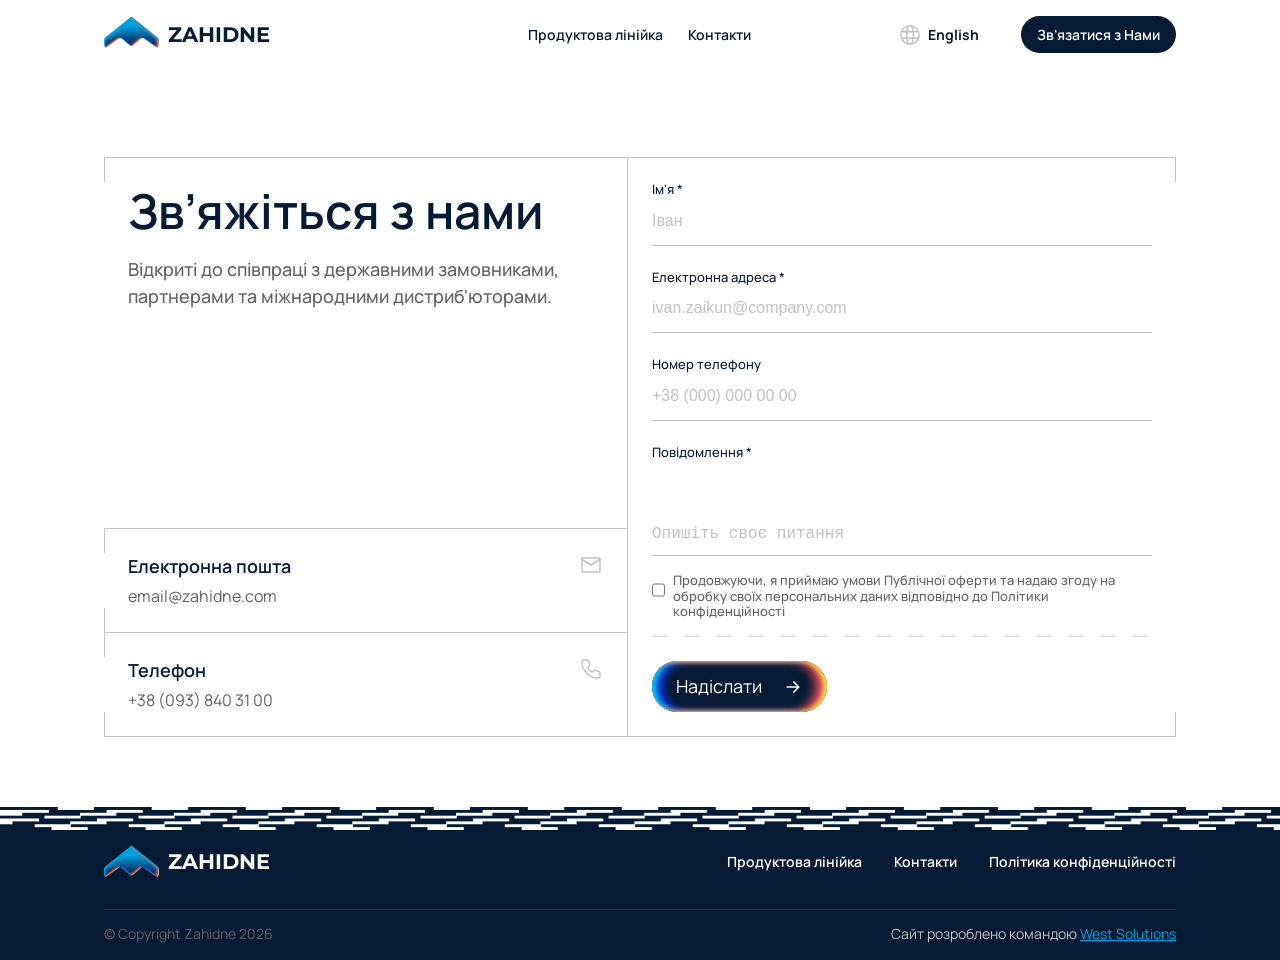
<file: contact.html>
<!DOCTYPE html>
<html lang="en">

<head>
    <meta charset="UTF-8">
    <meta name="viewport" content="width=device-width, initial-scale=1.0">
    <title>Document</title>
    <link rel="stylesheet" href="reset.css">
    <link rel="stylesheet" href="global.css">
    <link rel="stylesheet" href="buttons.css">
    <link rel="stylesheet" href="style_contact.css">

</head>

<body>
    <header class="header">
        <div class="header__container">
            <a href="index.html" class="header__logo">
                <div class="logo__img"><img src="img/logo.png" alt="img"></div>
                <p class="logo__text">Zahidne</p>
            </a>
            <div class="header__links">
                <a href="#">Продуктова лінійка</a>
                <a href="contact.html">Контакти</a>
            </div>
            <div class="header__contact">
                <div class="contact__language">
                    <div class="language__icon">
                        <svg width="20" height="20" viewBox="0 0 20 20" fill="none" xmlns="http://www.w3.org/2000/svg">
                            <g clip-path="url(#clip0_403_6550)">
                                <path
                                    d="M10 19.1667C15.0625 19.1667 19.1667 15.0625 19.1667 10C19.1667 4.9375 15.0625 0.833336 10 0.833336M10 19.1667C4.93754 19.1667 0.833374 15.0625 0.833374 10C0.833374 4.9375 4.93754 0.833336 10 0.833336M10 19.1667C12.5 19.1667 13.3334 15 13.3334 10C13.3334 5 12.5 0.833336 10 0.833336M10 19.1667C7.50004 19.1667 6.66671 15 6.66671 10C6.66671 5 7.50004 0.833336 10 0.833336M1.66671 13.3333H18.3334M1.66671 6.66667H18.3334"
                                    stroke="#C2C2C2" stroke-width="1.5" />
                            </g>
                            <defs>
                                <clipPath id="clip0_403_6550">
                                    <rect width="20" height="20" fill="white" />
                                </clipPath>
                            </defs>
                        </svg>

                    </div>
                    <p>English</p>
                    <button class="language__arrow">
                        <svg width="20" height="20" viewBox="0 0 20 20" fill="none" xmlns="http://www.w3.org/2000/svg">
                            <path
                                d="M10 12.8417L14.7584 8.09167L13.575 6.90833L10 10.4917L6.42503 6.90833L5.2417 8.09167L10 12.8417Z"
                                fill="white" />
                        </svg>



                    </button>
                </div>
                <a href="#" class="contact__button-header">Зв'язатися з Нами</a>
            </div>
            <button class="header__burger">
                <svg width="32" height="32" viewBox="0 0 32 32" fill="none" xmlns="http://www.w3.org/2000/svg">
                    <path fill-rule="evenodd" clip-rule="evenodd"
                        d="M21.1667 16C21.1667 15.8674 21.114 15.7402 21.0203 15.6464C20.9265 15.5527 20.7993 15.5 20.6667 15.5H11.3334C11.2008 15.5 11.0736 15.5527 10.9798 15.6464C10.8861 15.7402 10.8334 15.8674 10.8334 16C10.8334 16.1326 10.8861 16.2598 10.9798 16.3536C11.0736 16.4473 11.2008 16.5 11.3334 16.5H20.6667C20.7993 16.5 20.9265 16.4473 21.0203 16.3536C21.114 16.2598 21.1667 16.1326 21.1667 16ZM21.1667 12.6667C21.1667 12.5341 21.114 12.4069 21.0203 12.3131C20.9265 12.2193 20.7993 12.1667 20.6667 12.1667H11.3334C11.2008 12.1667 11.0736 12.2193 10.9798 12.3131C10.8861 12.4069 10.8334 12.5341 10.8334 12.6667C10.8334 12.7993 10.8861 12.9264 10.9798 13.0202C11.0736 13.114 11.2008 13.1667 11.3334 13.1667H20.6667C20.7993 13.1667 20.9265 13.114 21.0203 13.0202C21.114 12.9264 21.1667 12.7993 21.1667 12.6667ZM21.1667 19.3333C21.1667 19.2007 21.114 19.0735 21.0203 18.9798C20.9265 18.886 20.7993 18.8333 20.6667 18.8333H11.3334C11.2008 18.8333 11.0736 18.886 10.9798 18.9798C10.8861 19.0735 10.8334 19.2007 10.8334 19.3333C10.8334 19.4659 10.8861 19.5931 10.9798 19.6869C11.0736 19.7807 11.2008 19.8333 11.3334 19.8333H20.6667C20.7993 19.8333 20.9265 19.7807 21.0203 19.6869C21.114 19.5931 21.1667 19.4659 21.1667 19.3333Z"
                        fill="white" />
                </svg>

            </button>
        </div>
        <div class="burger__menu">
            <div class="burger__menu-top">
                <div class="header__logo--mobile">
                    <div class="logo__img"><img src="img/logo.png" alt="img"></div>
                    <p class="logo__text--mobile">Zahidne</p>
                </div>
                <button class="burger__menu-close">
                    <svg width="32" height="32" viewBox="0 0 32 32" fill="none" xmlns="http://www.w3.org/2000/svg">
                        <path d="M11.999 20L20.0013 12M11.999 12L20.0013 20" stroke="#051B35" stroke-linecap="round" />
                    </svg>

                </button>
            </div>
            <div class="burger__menu-line"></div>
            <div class="header__links--mobile">
                <a href="#">Продуктова лінійка</a>
                <a href="contact.html">Контакти</a>
            </div>
            <div class="burger__menu-line"></div>
            <div class="header__contact--mobile">
                <div class="contact__language--mobile">
                    <div class="language__icon">
                        <svg width="20" height="20" viewBox="0 0 20 20" fill="none" xmlns="http://www.w3.org/2000/svg">
                            <g clip-path="url(#clip0_403_6881)">
                                <path
                                    d="M9.99992 19.1667C15.0624 19.1667 19.1666 15.0625 19.1666 10C19.1666 4.93751 15.0624 0.833344 9.99992 0.833344M9.99992 19.1667C4.93742 19.1667 0.833252 15.0625 0.833252 10C0.833252 4.93751 4.93742 0.833344 9.99992 0.833344M9.99992 19.1667C12.4999 19.1667 13.3333 15 13.3333 10C13.3333 5.00001 12.4999 0.833344 9.99992 0.833344M9.99992 19.1667C7.49992 19.1667 6.66659 15 6.66659 10C6.66659 5.00001 7.49992 0.833344 9.99992 0.833344M1.66659 13.3333H18.3333M1.66659 6.66668H18.3333"
                                    stroke="#051B35" stroke-width="1.5" />
                            </g>
                            <defs>
                                <clipPath id="clip0_403_6881">
                                    <rect width="20" height="20" fill="white" />
                                </clipPath>
                            </defs>
                        </svg>


                    </div>
                    <p>English</p>
                    <button class="language__arrow">
                        <svg width="20" height="20" viewBox="0 0 20 20" fill="none" xmlns="http://www.w3.org/2000/svg">
                            <path
                                d="M10 12.8417L14.7584 8.09166L13.575 6.90833L10 10.4917L6.42503 6.90833L5.2417 8.09166L10 12.8417Z"
                                fill="#051B35" />
                        </svg>




                    </button>
                </div>
                <a href="#" class="contact__button-header--mobile">Зв'язатися з Нами</a>
            </div>
        </div>

    </header>
    <main class="main container">
        <div class="info">
            <div class="info__title">
                <h1>Зв’яжіться з нами</h1>
                <p class="info__subtitle">Відкриті до співпраці з державними замовниками, партнерами та міжнародними
                    дистриб'юторами.</p>
            </div>
            <div class="info__footer">
                <div class="info__mail">
                    <div class="info__mail-title">
                        <p>Електронна пошта</p>
                        <div>
                            <svg width="24" height="24" viewBox="0 0 24 24" fill="none"
                                xmlns="http://www.w3.org/2000/svg">
                                <path
                                    d="M4 5H20C20.55 5 21 5.45 21 6V18C21 18.55 20.55 19 20 19H4C3.45 19 3 18.55 3 18V6C3 5.45 3.45 5 4 5Z"
                                    stroke-width="1.5" stroke-linecap="round" stroke-linejoin="round"
                                    stroke="#C2C2C2" />
                                <path d="M3 6.5L12 12L21 6.5" stroke-width="1.5" stroke-linecap="round"
                                    stroke-linejoin="round" stroke="#C2C2C2" />
                            </svg>

                        </div>
                    </div>
                    <p class="info__mail-subtitle">
                        email@zahidne.com
                    </p>
                </div>
                <div class="info__phone">
                    <div class="info__phone-title">
                        <p>Телефон</p>
                        <div>
                            <svg width="24" height="24" viewBox="0 0 24 24" fill="none"
                                xmlns="http://www.w3.org/2000/svg">
                                <path
                                    d="M9.502 4.257C9.35357 3.88606 9.09746 3.56808 8.76665 3.34404C8.43585 3.12 8.04553 3.00017 7.646 3H4.895C4.39241 3 3.91041 3.19965 3.55503 3.55503C3.19965 3.91041 3 4.39241 3 4.895C3 13.789 10.21 21 19.106 21C19.6084 20.9997 20.0902 20.8 20.4453 20.4446C20.8005 20.0893 21 19.6074 21 19.105V16.354C21 15.9543 20.8803 15.5638 20.6562 15.2328C20.4322 14.9018 20.1141 14.6455 19.743 14.497L17.107 13.443C16.7723 13.309 16.4075 13.2681 16.0514 13.3244C15.6953 13.3807 15.361 13.5323 15.084 13.763L14.404 14.331C14.0205 14.6509 13.5312 14.8158 13.0323 14.7933C12.5334 14.7707 12.061 14.5623 11.708 14.209L9.792 12.29C9.43914 11.9372 9.2309 11.4653 9.20814 10.9668C9.18538 10.4684 9.34976 9.97946 9.669 9.596L10.236 8.916C10.4672 8.63905 10.6193 8.3047 10.676 7.94838C10.7326 7.59206 10.6919 7.22704 10.558 6.892L9.502 4.257Z"
                                    stroke-width="1.5" stroke-linecap="round" stroke-linejoin="round"
                                    stroke="#C2C2C2" />
                            </svg>

                        </div>
                    </div>
                    <p class="info__phone-subtitle">
                        +38 (093) 840 31 00
                    </p>
                </div>
            </div>
        </div>
        <form class="contact__form">
            <div class="contact__field">
                <label for="name">Ім'я *</label>
                <input type="text" id="name" name="name" placeholder="Іван" required>
            </div>

            <div class="contact__field">
                <label for="email">Електронна адреса *</label>
                <input type="email" id="email" name="email" placeholder="ivan.zaikun@company.com" required>
            </div>

            <div class="contact__field">
                <label for="phone">Номер телефону</label>
                <input type="tel" id="phone" name="phone" placeholder="+38 (000) 000 00 00">
            </div>

            <div class="contact__field contact__field--message">
                <label for="message">Повідомлення *</label>
                <textarea id="message" name="message" placeholder="Опишіть своє питання" required></textarea>
            </div>

            <label class="contact__checkbox">
                <input type="checkbox" name="agreement" required>
                <span>
                    Продовжуючи, я приймаю умови Публічної оферти та надаю згоду на обробку своїх персональних даних відповідно до Політики конфіденційності
                </span>
            </label>

           <div class="contact__line"></div>

            <button class="contact__button" type="submit">
                Надіслати
                <svg width="20" height="20" viewBox="0 0 24 24" fill="none" xmlns="http://www.w3.org/2000/svg">
                    <path d="M5 12H19M19 12L13 6M19 12L13 18" stroke="white" stroke-width="2" stroke-linecap="round"
                        stroke-linejoin="round" />
                </svg>
            </button>
        </form>
    </main>
    <footer class="footer">
         <div class="footer__background">
                <img src="img/footer__back_bottom.png" alt="hero_img">
            </div>
        <div class="footer__bottom">
            <div class="footer__bottom-content">
                <div class="footer__bottom-content--top">
                    <div class="footer__logo">
                        <div>
                            <img src="img/footer__logo.png" alt="img">
                        </div>
                        <p>Zahidne</p>
                    </div>
                    <ul class="footer__links">
                        <li class="footer__link">
                            <a href="#">Продуктова лінійка</a>
                        </li>
                        <li class="footer__link">
                            <a href="contact.html">Контакти</a>
                        </li>
                        <li class="footer__link">
                            <a href="#">Політика конфіденційності</a>
                        </li>
                    </ul>
                </div>
                <div class="footer__bottom-line"></div>
                <div class="footer__bottom-copyright">
                    <p class="footer__copyright">© Copyright Zahidne 2026</p>
                    <p class="footer_team">Сайт розроблено командою <a href="#" class="footer_team-link"> West
                            Solutions</a></p>
                </div>
            </div>
        </div>

    </footer>
    <script src="script.js"></script>
</body>

</html>
</file>
<file: global.css>
@import url('https://fonts.googleapis.com/css2?family=Manrope:wght@400;500;600;700&display=swap');
@import url('https://fonts.googleapis.com/css2?family=JetBrains%20Mono:wght@500&display=swap');
@import url('https://fonts.googleapis.com/css2?family=Montserrat:wght@700&display=swap');

body{
    font-family: 'Manrope';
}


.header{
    position: relative;
    z-index: 100;
}
.header__container{
    max-width: 1440px;
    width: 100%;
    margin: 0 auto;
    padding: 16px 104px;
    display: flex;
    justify-content: space-between;
    align-items: center;
}

.container{
    max-width: 1440px;
    width: 100%;
    margin: 0 auto;
    padding: 88px 104px;
}

.header__logo{
    display: flex;
    gap: 8.85px;
    align-items: center;
}

.header__links{
    font-family: 'Manrope';
    font-size: 14px;
    line-height: 1.5;
    letter-spacing: -2%;
    font-weight: 600;
    max-width: 223px;
    width: 100%;
    display: flex;
    justify-content: space-between;
    color: #FFFFFF;
    margin-left: 110px;
}

.header__contact{
    display: flex;
    gap: 16px;
    align-items: center;
}

.header__burger {
    width: 32px;
    height: 32px;
    display: flex;
    align-items: center;
    justify-content: center;
    overflow: hidden;
}

.header__burger svg {
    width: 32px;
    height: 32px;
    transform: scale(1.5);
}

.header__burger{
    display: none;
}

.logo__text{
    line-height: 1.2;
    font-family: 'Montserrat';
    font-size: 21px;
    text-transform: uppercase;
    letter-spacing: -4%;
    font-weight: 700;
    color: #FFFFFF;
}

.logo__text--mobile{
    line-height: 1.2;
    font-family: 'Montserrat';
    font-size: 21px;
    text-transform: uppercase;
    letter-spacing: -4%;
    font-weight: 700;
    color: #051B35;
}

.burger__menu{
    position: absolute;
    max-height: 0;
    overflow: hidden;
    top: 0;
    width: 100%;
    gap: 24px;
    background-color: #FFFFFF;
    display: flex;
    flex-direction: column;
    transition: max-height 0.4s ease;
}

.burger__menu.active {
    max-height: 500px;
}



.header__logo--mobile{
    display: flex;
    align-items: center;
    gap: 7px;
}

.burger__menu-top{
    width: 100%;
    padding: 8px 16px;
    display: flex;
    justify-content: space-between;
}

.burger__menu-line{
    height: 1px;
    background-color: #EFEFEF;
}

.header__links--mobile{
    display: flex;
    flex-direction: column;
    gap: 24px;
    width: 100%;
    padding: 0px 16px;
    font-weight: 600;
    font-size: 16px;
    line-height: 1.5;
}

.header__contact--mobile{
    display: flex;
    flex-direction: column;
    gap: 16px;
    padding: 0 16px 24px 16px;
}

.contact__language--mobile{
    display: flex;
    gap: 8px;
    font-family: 'Manrope';
    font-size: 14px;
    line-height: 1.5;
    letter-spacing: -2%;
    font-weight: 700;
    align-items: center;
    text-align: center;
    color: #051B35;
    justify-content: center;
}





.contact__language{
    display: flex;
    gap: 8px;
    font-family: 'Manrope';
    font-size: 14px;
    line-height: 1.5;
    letter-spacing: -2%;
    font-weight: 700;
    align-items: center;
    text-align: center;
    color: #FFFFFF;
}

.language__icon{
    line-height: 0;
}

.language__arrow{
    margin-left: -2px;
    line-height: 0;
}

.footer__container{
    margin: 0 auto;
    max-width: 1440px;
}

.footer{
    background-color: #E9E9E9;
    position: relative;
    overflow: hidden;
}


.footer__left{
    max-width: 504px;
    position: relative;
    z-index: 2;
}


.footer__title{
    font-size: 48px;
    line-height: 1.2;
    font-weight: 600;
    letter-spacing: -2%;
    color: #051B35;
}

.footer__subtitle{
    font-size: 16px;
    line-height: 1.5;
    font-weight: 400;
    color: #051B35;
    margin-top: 16px;
}

.contact__button--footer{
    margin-top: 34px;
}

.footer__content{
    padding: 125.5px 104px 55px 104px;
}

.footer__content{
    position: relative;
}

.footer__img{
    width: 1631px;
    width: 100%;
    z-index: 1;
    top: -67px;
    left: 582px;
    position: absolute;
}

.footer__img--mobile{
    display: none;
    width: 100%;
}

.footer__img--mobile img{
    width: 100%;
}

.footer__bottom{
    background-color: #051B35;
    margin-top: 93px;
}

.footer__bottom-content{
    max-width: 1440px;
    width: 100%;
    margin: 0 auto;
    padding: 16px 104px;
}

.footer__bottom-content--top{
    display: flex;
    gap: 24px;
}

.footer__logo{
    display: flex;
    align-items: center;
    gap: 9px;
    max-width: 604px;
    width: 100%;
    line-height: 0;
}

.footer__logo p{
    font-family: 'Montserrat';
    font-size: 21px;
    font-weight: 700;
    color: #FFFFFF;
    letter-spacing: -4%;
    line-height: 1.2;
    text-transform: uppercase;
}

.footer__links{
    max-width: 604px;
    width: 100%;
    display: flex;
    gap: 32px;
    justify-content: end;
    font-size: 14px;
    font-weight: 600;
    line-height: 1.5;
    color: #FFFFFF;
    align-items: center;
}

.footer__background{
    position: absolute;
    left: 0;
    top: 514px;
    line-height: 0;
    width: 100%;
    height: 23px;
    z-index: 2;
}

.footer__background img{
    width: 100%;
    height: 100%;
}

.footer__links li{
    list-style: none;
}

.footer__bottom-line{
    height: 1px;
    background-color: #FFFFFF1A;
    margin-top: 32px;
}

.footer__bottom-copyright{
    display: flex;
    justify-content: space-between;
    margin-top: 13px;
}

.footer_team{
    font-size: 14px;
    line-height: 1.5;
    font-weight: 400;
    color: #C2C2C2;
    letter-spacing: 1%;
}

.footer_team-link{
    color: #00A3E1;
    text-decoration: underline;
}


.footer__copyright{
    color: #626262;
    font-size: 14px;
    line-height: 1.5;
    font-weight: 400;
    max-width: 170px;
    width: 100%;
}



@media (max-width: 1124px){
    .footer__logo{
        max-width: fit-content;
    }

    .footer__bottom-content--top{
        gap: 0;
        justify-content: space-between;
    }
}

@media (max-width: 1159px){
        .footer__background{
        top: auto;
        bottom: 130px;
    }

         .header__container{
        padding: 16px 52px;
    }

      .footer__img {
        left: 482px;
    }

}


@media (max-width: 919px){

    .header__burger{
        display: block;
    }

    .header__links{
        display: none;
    }

    .header__contact{
        display: none;
    }


}    


@media (max-width: 879px){
    .container{
        padding: 44px 52px;
   } 

    .footer__background{
        top: auto;
        bottom: 130px;
    }

    .footer__content{
        padding: 112px 52px 23px 52px;
    }

     .footer__img{
        display: none;
    }

    .footer__img--mobile{
        display: block;
    }

    .footer__content{
        display: flex;
        flex-direction: column;
        justify-content: center;
        align-items: center;
    }

    .footer__left{
        display: flex;
        flex-direction: column;
        text-align: center;
        align-items: center;
    }
}

@media (max-width: 825px){
    .footer__bottom-content--top{
        gap: 16px;
        flex-wrap: wrap;
        justify-content: center;
    }

    .footer__links{
        justify-content: center;
    }

    .footer__background{
        top: auto;
        bottom: 167px;
    }

    .footer__background img{
        width: auto;
    }
}

@media (max-width: 692px){

    .footer__bottom-copyright{
        gap: 16px;
        flex-wrap: wrap;
        justify-content: center;
    }

      .footer__background{
        top: auto;
        bottom: 204px;
    }
}

@media (max-width: 655px){

    .footer__links{
        flex-wrap: wrap;
        justify-content: center;
    }

    .footer__background{
        top: auto;
        bottom: 257px;
    }
}

@media (max-width: 520px){

    .container {
        padding: 40px 16px;
    }

    .logo__img{
        max-width: 42.65px;
        max-height: 24.04px;
    }

     .logo__img img{
        width: 100%;
        height: 100%;
    }

    .logo__text{
        font-size: 16px;
        letter-spacing: -4%;
        line-height: 1.2;
    }

    .header__container{
        padding: 8px 16px;
    }

    .header__burger svg{
        transform: scale(1);
    }



     .footer__background{
        top: auto;
        bottom: 241px;
    }

     .footer__content{
        padding: 57px 16px 0;
    }

    .footer__bottom-content{
        padding: 16px;
    }

    .footer__links{
        flex-direction: column;
        gap: 12px;
    }

    .footer__bottom-content--top{
        gap: 24px;
    }

    .footer__bottom-copyright{
        gap: 8px;
    }
}

@media (max-width: 501px){

    .footer_team{
        text-align: center;
    }

    .footer__title{
        font-size: 32px;
        margin-top: -6px;
    }

    .contact__button--footer{
        margin-top: 24px;
    }

    .footer__bottom{
        margin-top: 80px;
    }

    .footer__bottom-line{
        margin-top: 24px;
    }

    .footer__bottom-copyright{
        margin-top: 12px;
    }

    .footer__subtitle{
        margin-top: 12px;
    }

}


@media (max-width: 503px){

   .footer__background{
        top: auto;
        bottom: 261px;
    }

}
</file>
<file: text.css>
.hero__title-content{
    display: flex;
    font-weight: 500;
    line-height: 1;
    letter-spacing: -3%;
    font-size: 232px;
    font-family: 'Manrope';
     background: linear-gradient(
    90deg,
    #F4F4F4 0%,
    #FFFFFF 75%
  );
  -webkit-background-clip: text;
  -webkit-text-fill-color: transparent;
  background-clip: text;
  color: transparent;
  align-items: center;
}

.hero__title-content span{
    text-align: end;
    font-size: 32px;
    line-height: 1.2;
    letter-spacing: -2%;
    font-weight: 600;
 background: linear-gradient(
    90deg,
    #F4F4F4 0%,
    #FFFFFF 75%
  );

  -webkit-background-clip: text;
  -webkit-text-fill-color: transparent;
  background-clip: text;
  color: transparent;
}

.hero__block-title{
    font-family: 'Manrope';
    font-size: 32px;
    color: #051B35;
    line-height: 1.2;
    letter-spacing: -2%;
    font-weight: 600;
}

.hero__block-subtitle{
    margin-top: 8px;
    color: #626262;
    font-weight: 400;
    font-size: 14px;
    line-height: 1.5;
    font-family: 'Manrope';
}

.product__title{
    font-size: 48px;
    font-weight: 600;
    line-height: 1.2;
    letter-spacing: -2%;
    color: #051B35;
}



.about__block-title{
    margin-top: 42px;
    font-weight: 600;
    font-size: 22px;
    line-height: 1.4;
    color: #051B35;
}

.about__block-text{
    margin-top: 16px;
    font-weight: 400;
    font-size: 16px;
    line-height: 1.5;
    color: #626262;
}

.tech__title{
    font-weight: 600;
    font-size: 48px;
    line-height: 1.2;
    letter-spacing: -2%;
    color: #051B35;
}

.tech__text-title{
    font-weight: 700;
    font-size: 32px;
    line-height: 1.2;
    letter-spacing: -3%;
    color: #051B35;
}

.activities__title{
    font-size: 48px;
    font-weight: 700;
    line-height: 1.2;
    letter-spacing: -4%;
    margin-top: 16px;
    color: #051B35;
}
</file>
<file: buttons.css>
.contact__button-header{
    background-color: #FFFFFF;
    color: #051B35;
    font-family: 'Manrope';
    font-weight: 600;
    font-size: 14px;
    line-height: 1.5;
    letter-spacing: -2%;
    padding: 8px 16px;
    border-radius: 100px;
}

.contact__button-header--mobile{
    background-color: #051B35;
    color: #FFFFFF;
    font-family: 'Manrope';
    font-weight: 600;
    font-size: 14px;
    line-height: 1.5;
    letter-spacing: -2%;
    padding: 8px 16px;
    border-radius: 100px;
    max-width: 341px;
    width: 100%;
    text-align: center;
    display: block;
    align-self: center;
}

.contact__button{
    letter-spacing: 1%;
    font-family: 'Manrope';
    font-size: 18px;
    line-height: 1.5;
    color: #FFFFFF;
    display: flex;
    align-items: center;
    justify-content: space-between;
    max-width: 243px;
    width: 100%;
    display: flex;
    padding: 12px 24px;
    border-radius: 100px;
    background: #051B35;
    box-shadow:
    inset -4px 0 4.9px 0 #FFE241,
    inset -12px 0 10px 0 #D9425A,
    inset 4px 0 4.9px 0 #00CFFF,
    inset 12px 0 6.7px 0 #0534D1;
    transition: background 0.3s ease, box-shadow 0.3s ease;
}

.contact__button:hover {
  background: #B70000;
  box-shadow:
    inset -4px 0 4.9px 0 #FFE241,
    inset -12px 0 10px 0 #D9425A;
}

.contact__button div{
    line-height: 0;
}


.product__button{
    font-family: 'Manrope';
    font-size: 18px;
    font-weight: 600;
    line-height: 1.5;
    color: #051B35;
    border-radius: 100px;
    background-color: #FFFFFF;
    padding: 12px 24px;
    transition: all 0.3s ease-out;
}

.product__button:hover{
    color: #FFFFFF;
    background-color: #051B35;
}

.hero__button{
    margin-top: 39px;
    font-family: 'Manrope';
    font-size: 18px;
    line-height: 1.5;
    color: #FFFFFF;
    display: flex;
    align-items: center;
    max-width: 238px;
    width: 100%;
    display: flex;
    padding: 12px 24px;
    border-radius: 100px;
    background: #051B35;
    box-shadow:
    inset -4px 0 4.9px 0 #FFE241,
    inset -12px 0 10px 0 #D9425A,
    inset 4px 0 4.9px 0 #00CFFF,
    inset 12px 0 6.7px 0 #0534D1;
    transition: background 0.3s ease, box-shadow 0.3s ease;
    justify-self: center;
    align-items: center;
    text-align: center;
    gap: 12px;
    letter-spacing: 1%;
}

.hero__button div{
    line-height: 0;
}

.hero__button:hover{
     background: #B70000;
  box-shadow:
    inset -4px 0 4.9px 0 #FFE241,
    inset -12px 0 10px 0 #D9425A;
}
</file>
<file: style.css>
.hero {
    position: relative;
    margin-top: -69px;
    z-index: 1;
    background-color: #E9E9E9;
}

.hero__container {
    max-width: 1440px;
    width: 100%;
    margin: 0 auto;
    padding: 88px 90px 68px 104px;
    position: relative;
}

.hero__gradient-header {
    z-index: -1;
    position: absolute;
    height: 350px;
    background: linear-gradient(180deg,
            rgba(0, 0, 0, 0.55) 0%,
            rgba(0, 0, 0, 0) 100%);
    width: 100%;
}

.hero__title {
    margin-right: -14px;
    display: flex;
    gap: 53px;
    margin-top: 33px;
    max-width: 1246px;
    width: 100%;
}

.title__img-left--mobile {
    display: none;
}

.title__img-right--mobile {
    display: none;
}

.hero__img {
    max-width: 1376px;
    width: 100%;
    position: absolute;
    top: 143px;
    left: 31px;
    z-index: -2;
}

.hero__img img {
    width: 100%;
}

.hero__img--mobile {
    display: none;
    position: absolute;
    overflow: hidden;
}

.hero__img--mobile img {
    width: 100%;
}

.hero__content {
    margin-top: 292px;
    display: flex;
    justify-content: space-between;
    flex-wrap: wrap;
    padding-right: 15px;
}

.hero__content-left {
    max-width: 504px;
    width: 100%;
}

.hero__left-header {
    width: 100%;
    font-family: 'Manrope';
    font-size: 16px;
    font-weight: 400;
    line-height: 1.5;
    color: #626262;
}

.hero__left-contact {
    width: 100%;
    margin-top: 24px;
    display: flex;
    gap: 16px;
}


.hero__content-right {
    align-items: stretch;
    display: grid;
    grid-template-columns: repeat(3, 1fr);
    gap: 16px;
}

.hero__block {
    margin-top: 47px;
    max-width: 192px;
    width: 100%;
    display: flex;
    flex-direction: column;
}

.hero__block-line {
    display: flex;
    margin-top: auto;
}

.hero__line-red {
    height: 4px;
    background-color: #B70000;
    border-radius: 13px;
}

.hero__line-gray {
    height: 4px;
    background-color: #C2C2C2;
}

.hero__block:nth-child(1) .hero__line-red {
    width: 57.3%;
}

.hero__block:nth-child(1) .hero__line-gray {
    width: 42.7%;
}

.hero__block:nth-child(2) .hero__line-red {
    width: 100%;
}

.hero__block:nth-child(3) .hero__line-red {
    width: 57.3%;
}

.hero__block:nth-child(3) .hero__line-gray {
    width: 42.7%;
}

.hero__background-header {
    line-height: 0;
    width: 100%;
    height: 23px;
}

.hero__background-header img {
    width: 100%;
    height: 100%;
}

.product__header {
    display: flex;
    flex-direction: column;
    gap: 16px;
    align-items: center;
    text-align: center;
}

.section__product {
    max-width: 116px;
    width: 100%;
}


.section__header-top {
    line-height: 0;
    display: flex;
    justify-content: space-between;
}

.section__header-bottom {
    display: flex;
    justify-content: space-between;
    line-height: 0;
}

.section__header-text {
    color: #B70000;
    font-size: 13px;
    font-weight: 500;
    line-height: 1.2;
}

.product__content {
    max-width: 1232px;
    width: 100%;
    margin-top: 40px;
    display: grid;
    grid-template-columns: repeat(2, 1fr);
    grid-template-rows: 490px 515px;
}

.product__block {
    max-width: 616px;
    width: 100%;
    display: flex;
    flex-direction: column;
    border: #C2C2C2 1px solid;
    padding: 24px;
    justify-content: space-between;
    transition: all 0.5s ease-out;
}

.product__block-header {
    max-width: 566px;
    width: 100%;
    display: flex;
    justify-content: space-between;
}

.product__block-img {
    display: block;
    margin: 0 auto;
}


.bug {
    margin-left: -24px;
}

.product__block-subtitle {
    max-height: 0px;
    overflow: hidden;
    color: #C2C2C2;
}

.product__block:hover {
    background-color: #051B35;
}


.product__block:hover .product__block-name {
    color: #FFFFFF;
}

.product__block:hover .product__block-title {
    color: #FFFFFF;
}

.product__block:hover .product__block-subtitle {
    max-height: 72px;
    margin-top: 16px;
}

.product__block-bottom:hover .product__block-footer {
    margin-top: -72px;
}

.section__about {
    max-width: 74px;
    width: 100%;
    text-align: center;
}

.about__header {
    width: 100%;
    display: flex;
    justify-content: space-between;
    flex-wrap: wrap;
}

.about__title {
    max-width: 712px;
    font-weight: 600;
    font-size: 32px;
    line-height: 1.2;
    letter-spacing: -3%;
    color: #051B35;
    display: flex;
    flex-direction: column;
    gap: 16px;
}

.about__subtitle {
    color: #626262;
    font-weight: 500;
    line-height: 1.5;
    font-size: 18px;
    letter-spacing: 0;
}

.about__line {
    margin-top: -1px;
    height: 1px;
    width: 100%;
    background-color: #C2C2C2;
}

.about__content {
    margin-top: 41px;
}

.about__blocks {
    display: flex;
    gap: 16px;
}

.about__block {
    display: flex;
    flex-direction: column;
    max-width: 400px;
    width: 100%;
}

.about__block-header {
    position: relative;
    z-index: -1;
    margin-top: -1px;
}

.about__block-header--mobile {
    display: none;
}

.about__block-main {
    margin-top: -2px;
    margin-left: 24px;
    max-width: 352px;
    align-items: start;
}

.about__block-footer {
    line-height: 0;
}

.section__tech {
    max-width: 152px;
    width: 100%;
    text-align: center;
}

.tech__header {
    display: flex;
    flex-direction: column;
    align-items: center;
    gap: 16px;
}

.tech__content-header {
    margin-top: 40px;
    width: 100%;
    display: flex;
    justify-content: space-between;
    border-top: 1px #6262624D solid;
}

.tech__block {
    display: flex;
    gap: 120px;
    justify-content: center;
    margin-left: 40px;
    margin-right: 25px;
}

.tech__text {
    display: flex;
    flex-direction: column;
    justify-content: center;
    gap: 16px;
}

.tech__text {
    font-weight: 400;
    font-size: 16px;
    line-height: 1.5;
    color: #626262;
}

.tech__img {
    margin-top: 4px;
}



.tech__line {
    margin-top: 24px;
    margin-bottom: 24px;
    width: 100%;
    height: 1px;
    background: repeating-linear-gradient(to right,
            #ccc 0 16px,
            transparent 16px 32px);
}

.tech__content-footer {
    margin-top: 4px;
    width: 100%;
    line-height: 0;
    display: flex;
    justify-content: space-between;
    border-bottom: 1px #6262624D solid;
}

.tech__content-footer div {
    margin-bottom: -1px;
}

.section__activities {
    max-width: 114px;
    text-align: center;
}

.activities__img {
    margin-top: -40px;
    margin-left: -103px;
}

.activities {
    display: flex;
    justify-content: space-between;
}

.activities__content-header {
    height: 1px;
    width: 100%;
    background-color: #C2C2C2;
}

.activities__content {
    max-width: 608px;
    width: 100%;
    display: flex;
    flex-direction: column;
}

.activities__block-header {
    display: flex;
    justify-content: space-between;
    margin-top: -1px;
}

.activities__block-footer {
    display: flex;
    justify-content: space-between;
}

.activities__block-title {
    display: flex;
    max-width: 580px;
    width: 100%;
    justify-content: space-between;
    margin-left: 24px;
    margin-top: -3px;
    padding-right: 20px;
}

.activities__block-title--one {
    display: flex;
    max-width: 568px;
    width: 100%;
    justify-content: space-between;
    margin-left: 24px;
    margin-top: -3px;
    padding-right: 20px;
}

.activities__block-title--one h3 {
    font-size: 22px;
    color: #051B35;
    line-height: 1.4;
    font-weight: 600;
}

.activities__block-title h3 {
    font-size: 22px;
    color: #051B35;
    line-height: 1.4;
    font-weight: 600;
}

.activities__block-number {
    font-weight: 400;
    font-size: 14px;
    line-height: 1.5;
    color: #C2C2C2;
}

.activities__block-text {
    margin-left: 24px;
    font-size: 16px;
    line-height: 1.5;
    color: #626262;
    margin-top: 12px;
    margin-right: 24px;
}

.activities__block-footer {
    line-height: 0;
}

.activities__content-footer {
    height: 1px;
    width: 100%;
    background-color: #C2C2C2;
    margin-top: -1px;
}

.section__advantages {
    max-width: 141px;
    width: 100%;
    text-align: center;
}

.advantages__header {
    display: flex;
    justify-content: space-between;
    flex-wrap: wrap;
}

.advantages__title {
    display: flex;
    gap: 16px;
    max-width: 712px;
    width: 100%;
    flex-direction: column;
}

.advantages__title h2 {
    font-size: 48px;
    font-weight: 600;
    line-height: 1.2;
    letter-spacing: -2%;
    color: #051B35;
}

.advantages__subtitle {
    font-size: 18px;
    font-weight: 500;
    line-height: 1.5;
    color: #626262;
}

.advantages {
    margin-top: -51px;
}

.advantages__content {
    margin-top: 40px;
}

.advantages__block {
    display: flex;
    max-width: 400px;
    width: 100%;
}

.advantages__block-border {
    display: flex;
    flex-direction: column;
    justify-content: space-between;
    line-height: 0;
}

.advantages__block-border--appear {
    display: none;
    flex-direction: column;
    justify-content: space-between;
    line-height: 0;
}

.advantages__content-header {
    display: flex;
    max-width: 816px;
    width: 100%;
    border-top: 1px #C2C2C2 solid;
    gap: 16px;
}

.advantages__block-text {
    display: flex;
    flex-direction: column;
    padding: 24px 24px 24px 0;
    gap: 16px;
    font-size: 16px;
    line-height: 1.5;
    font-weight: 400;
    color: #626262;
}

.advantages__block-title {
    font-size: 22px;
    line-height: 1.4;
    font-weight: 600;
    color: #051B35;
}

.advantages__block-border {
    margin-top: -1px;
    margin-bottom: -1px;
}

.advantages__content-footer {
    display: flex;
    max-width: 1232px;
    width: 100%;
    justify-content: end;
    border-top: 1px #C2C2C2 solid;
}

.advantages__content-blocks {
    display: flex;
    gap: 16px;
    border-bottom: 1px #C2C2C2 solid;
}


.main__background-footer {
    position: relative;
    margin-top: 32px;
    line-height: 0;
    width: 100%;
    height: 23px;
    z-index: 1;
}

.main__background-footer img {
    width: 100%;
    height: 100%;
}




@media (max-width: 1439px) {
    .hero__img {
        left: 0;
        padding-left: 20px;
        padding-right: 20px;
    }

    .hero__title-content {
        flex-wrap: wrap;
    }
}

@media (max-width: 1405px) {
    .product__content {
        grid-template-columns: minmax(0, 635px);
        justify-content: center;
    }
}

@media (max-width: 1319px) {
    .hero__content {
        justify-content: center;
        gap: 30px;
    }
}

@media (max-width: 1159px) {
    .hero__title-content {
        display: block;
        font-size: 172px;
        width: 100%;
        text-align: right;
    }


    .hero__title-content span {
        display: block;
        text-align: start;
    }

    .tech__block {
        gap: 40px;
        flex-wrap: wrap;
    }

    .tech__img {
        max-width: 567px;
        width: 100%;
    }

    .tech__img img {
        width: 100%;
    }

    .activities__block-title {
        padding-right: 40px;
    }

    .activities__block-title--one {
        padding-right: 40px;
    }

    .footer__img {
        left: 482px;
    }
}



@media (max-width: 919px) {

    .header__burger {
        display: block;
    }

    .hero__title {
        gap: 0;
        justify-content: space-between;
    }

    .about__blocks {
        flex-direction: column;
        align-items: center;
        gap: 0;
    }

    .about__block {
        border-left: 1px #C2C2C2 solid;
        border-right: 1px #C2C2C2 solid;
    }

    .about__block-header {
        display: flex;
        justify-content: space-between;
    }

    .about__block-header--mobile {
        display: block;
        margin-right: -1px;
    }

    .about__block:last-child .about__block-footer {
        display: none;
    }

    .about__block svg {
        margin-left: -1px;
    }

    .about__line {
        display: none;
    }
}

@media (max-width: 879px) {
    .hero__container {
        padding: 44px 45px 34px 52px;
    }

    .hero__title-content {
        font-size: 96px;
    }

    .hero__title-content span {
        font-size: 24px;
    }

    .title__img-right svg {
        height: 140px;
    }

    .title__img-left svg {
        height: 140px;
    }

    .activities__img {
        display: none;
    }

    .activities {
        flex-direction: column;
        gap: 40px;
    }

}

@media (max-width: 723px) {

    .hero__content {
        margin-top: 192px;
    }

    .product__block-img img {
        width: 100%;
    }

    .product__block {
        padding-right: 0;
    }

    .product__block-footer {
        padding-right: 20px;
    }


}

@media (max-width: 669px) {

    .advantages__content-header {
        flex-wrap: wrap;
        gap: 0;
        border-top: none;
    }

    .advantages__content-footer {
        border: none;
    }


    .advantages__content-blocks {
        flex-wrap: wrap;
        justify-content: start;
        gap: 0;
        border-bottom: none;
    }

    .advantages__svg-disapear {
        display: none;
    }

    .advantages__block-border {
        border-left: 1px #C2C2C2 solid;
    }

    .advantages__block-border svg {
        margin-left: -1px;
    }

    .advantages__block-border--appear {
        display: block;
        border-right: 1px #C2C2C2 solid;
    }

    .advantages__block-border--appear svg {
        margin-right: -1px;
    }

    .advantages__block {
        max-width: 565px;
    }


}

@media (max-width: 520px) {

    .hero__left-contact {
        flex-direction: column;
        justify-content: center;
        align-items: center;
    }

    .product__button {
        max-width: 343px;
        width: 100%;
        text-align: center;
        font-size: 16px;
    }

    .hero__title-content {
        margin-top: 7px;
        font-size: 52px;
        line-height: 1;
        letter-spacing: 2%;
    }

    .hero__title-content span {
        font-size: 16px;
        line-height: 0.98;
        letter-spacing: 0;
    }

    .hero__block{
        margin-top: 0;
    }

    .hero__block-title{
        font-size: 26px;
        line-height: 1.4;
    }

    .hero {
        overflow: hidden;
    }

    .hero__img {
        display: none;
    }

    .hero__container {
        padding: 20px 0 39px 0;
        overflow: hidden;
    }

    .hero__content-left {
        padding-right: 16px;
        padding-left: 16px;
    }

    .hero__img--mobile {
        display: block;
        top: 100px;
        z-index: -2;
        left: 0;
    }

    .hero__background-header {
        width: 520px;
        overflow: hidden;
    }

    .hero__content {
        padding-right: 0;
        margin-top: 138px;
        gap: 32px;
    }

    .hero__content-right {
        max-width: 343px;
        width: 100%;
        grid-template-columns: repeat(1, 1fr);
    }

    .hero__block {
        max-width: 343px;
        width: 100%;
    }

    .product__content{
        margin-top: 30px;
    }

    .hero__title {
        margin-top: 69px;
    }

    .title__img-right svg {
        height: 86px;
    }

    .title__img-left svg {
        height: 86px;
    }

    .hero__img {
        padding: 0;
    }

    .contact__button{
        font-size: 16px;
    }

    .hero__block-line{
        margin-top: 8px;
    }


    .product__content {
        grid-template-columns: 1fr;
        grid-template-rows: none;
        grid-auto-rows: auto;
        row-gap: 0;
        align-content: start;
    }

    .product__block:nth-child(1) {
        max-height: 428px;
    }

    .product__block:nth-child(2) {
        height: 410px;
        padding-right: 0;
    }

    .product__block:nth-child(2) .product__block-header {
        padding-right: 16px;
    }

    .product__block:nth-child(2) .product__block-footer {
        padding-right: 16px;
    }

    .product__block:nth-child(3) {
        height: 460px;
        padding-right: 0;
    }

    .product__block:nth-child(3) .product__block-header {
        padding-right: 16px;
    }

    .product__block:nth-child(3) .product__block-footer {
        padding-right: 16px;
    }

    .product__block:nth-child(3) .product__block-img {
        max-height: 183px;
    }

    .product__block:nth-child(4) {
        max-height: 438px;
    }

    .product__block:nth-child(4) .product__block-img {
        max-height: 161px;
    }


    .product__block {
        padding: 16px;
        gap: 32px;
        justify-content: normal;
    }

    .product__content .product__block:first-child .product__block-img {
        padding-right: 16px;
    }

    .product__content .product__block:last-child .product__block-img {
        padding-right: 16px;
    }

    .product__header {
        gap: 8px;
        align-items: start;
    }

    .product__title {
        font-size: 32px;
    }

    .product__block-name {
        font-size: 20px;
    }

    .product__block-subtitle {
        max-height: 120px;
        margin-top: 12px;
    }

    .bug {
        margin-left: -17px;
    }

    .about__title h2 {
        font-size: 32px;
    }

    .about__header {
        gap: 8px;
        margin-top: 3px;
    }

    .about__subtitle {
        font-size: 16px;
    }

    .about__content {
        margin-top: 32px;
    }

    .about__blocks {
    gap: 16px;
    }

    .about__block-main{
        margin-top: -16px;
        margin-left: 16px;
    }

    .about__block-footer{
        display: none;
    }

    .about__block-text {
        margin-top: 12px;
    }

    .about__block-title {
        margin-top: 16px;
    }

    .about__block-title {
        font-size: 20px;
    }

    .tech__header {
        margin-top: 14px;
        align-items: start;
        gap: 8px;
    }

    
    .tech__content-header{
        margin-top: 32px;
    }

    .tech__title {
        font-size: 32px;
    }
    

    .tech__text-title{
        font-size: 26px;
        margin-top: -12px;
    }

    .tech__text{
        font-size: 16px;
    }

    .tech__block {
        margin-left: 16px;
        margin-right: 16px;
        gap: 16px;
    }

    .tech__line {
        margin-top: 6px;
        margin-bottom: 34px;
    }

    .tech__content-footer{
        margin-top: -16px;
    }

    .activities {
        gap: 32px;
    }

    .activities__title {
        font-size: 32px;
        margin-top: 8px;
        letter-spacing: -3%;
    }

    .activities__block-title--one{
        margin-left: 16px;
        margin-top: -12px;
        padding-right: 32px;
    }

   .activities__block-title{
    margin-left: 16px;
    margin-top: -17px;
    padding-right: 32px;
   }

    .activities__block-text{
        margin-left: 16px;
        margin-top: 10px;
    }

    .activities__block-title--one h3{
        font-size: 20px;
    }

    .activities__block-title h3{
        font-size: 20px;
    }

    .advantages{
        margin-top: -4px;
    }

    .advantages__title h2 {
        font-size: 32px;
        margin-top: 8px;
    }

    .advantages__subtitle{
        font-size: 16px;
    }

    .advantages__block-title{
        font-size: 20px;
    }

    .advantages__block-text{
    
        gap: 12px;
    }

    .advantages__block-text{
        padding-top: 16px;
        padding-bottom: 16px;
        margin-left: -8px;
        padding-right: 0;
    }
    


    .advantages__content {
        margin-top: 32px;
    }

    .main__background-footer {
        margin-top: 0;
    }



    .contact__button {
        max-width: 343px;
        width: 100%;
        gap: 12px;
        justify-content: center;
    }
}



@media (max-width: 400px) {
    .hero__title {
        max-width: 375px;
        width: 100%;
        padding-left: 6px;
        padding-right: 2px;
        gap: 4px;
    }

    .hero__title-content {
        max-width: 344px;
        width: 100%;
    }

    .title__img-left {
        display: none;
    }

    .title__img-right{
        display: none;
    }

    .title__img-left--mobile{
    display: block;
}

.title__img-right--mobile{
    display: block;
}


}
</file>
<file: style_contact.css>
.main{
    display: flex;
    padding-bottom: 70px;
}

.info{
    display: flex;
    flex-direction: column;
    max-width: 591.5px;
    width: 100%;
    justify-content: space-between;
    border-top: 1px solid #C2C2C2;
    border-right: 1px solid #C2C2C2;
    border-bottom: 1px solid #C2C2C2;;

}

.info__title{
    padding: 24px;
    position: relative;
}

.info__title::before{
    content: "";
    position: absolute;
    top: 0;
    left: 0;
    width: 1px;
    height: 24px;
    background-color: #C2C2C2;
}

.info__title h1{
    font-size: 48px;
    font-weight: 600;
    line-height: 1.2;
    letter-spacing: -2%;
    color: #051B35;
}

.info__subtitle{
    margin-top: 16px;
    font-size: 18px;
    line-height: 1.5;
    font-weight: 500;
    color: #626262;
}

.info__mail{
    padding: 24px;
    width: 100%;
    border-top: 1px solid #C2C2C2;
    border-bottom: 1px solid #C2C2C2;
    position: relative;
}

.info__mail::before{
    content: "";
    position: absolute;
    top: 0;
    left: 0;
    width: 1px;
    height: 24px;
    background-color: #C2C2C2;
}

.info__mail::after{
    content: "";
    position: absolute;
    bottom: 0;
    left: 0;
    width: 1px;
    height: 24px;
    background-color: #C2C2C2;
}

.info__mail-title{
    display: flex;
     justify-content: space-between;
     color: #051B35;
     font-weight: 600;
     font-size: 18px;
     line-height: 1.5;
}

.info__mail-subtitle{
    font-size: 16px;
    line-height: 1.5;
    font-weight: 400;
    color: #626262;
}

.info__phone{
    padding: 24px;
    max-width: 591.5px;
    width: 100%;
    position: relative;
}

.info__phone::before{
    content: "";
    position: absolute;
    top: 0;
    left: 0;
    width: 1px;
    height: 24px;
    background-color: #C2C2C2;
}

.info__phone::after{
    content: "";
    position: absolute;
    bottom: 0;
    left: 0;
    width: 1px;
    height: 24px;
    background-color: #C2C2C2;
}



.info__phone-title{
    display: flex;
     justify-content: space-between;
     color: #051B35;
     font-weight: 600;
     font-size: 18px;
     line-height: 1.5;
}

.info__phone-subtitle{
    font-size: 16px;
    line-height: 1.5;
    font-weight: 400;
    color: #626262;
}


.contact__form{
    max-width: 640.5px;
    width: 100%;
    padding: 24px;
    position: relative;
    border-top: 1px solid #C2C2C2;
    border-bottom: 1px solid #C2C2C2;
    display: flex;
    flex-direction: column;
    gap: 24px;
}

.contact__form::before{
    content: "";
    position: absolute;
    top: 0;
    right: 0;
    width: 1px;
    height: 24px;
    background-color: #C2C2C2;
}

.contact__form::after{
    content: "";
    position: absolute;
    bottom: 0;
    right: 0;
    width: 1px;
    height: 24px;
    background-color: #C2C2C2;
}

.contact__field{
    display: flex;
    flex-direction: column;
}

.contact__field label{
    font-size: 13px;
    color: #051B35;
    font-weight: 500;
    line-height: 1.2;
}

.contact__form input{
    height: 48px;
    border: none;
    padding-top: 12px;
    padding-bottom: 12px;
    border-bottom: 1px solid #C2C2C2;
}


.contact__form input::placeholder{
    font-size: 16px;
    font-weight: 400;
    line-height: 1.5;
    color: #C2C2C2;
}

.contact__field--message textarea{
    height: 96px;
    padding-top: 62px;
    padding-bottom: 12px;
    border: none;
    border-bottom: 1px solid #C2C2C2;
     overflow-y: hidden;
    resize: none;
}

.contact__field--message textarea::placeholder{
    color: #C2C2C2;
    justify-self: end;
    font-weight: 400;
    font-size: 16px;
    line-height: 1.5;
}

.contact__checkbox{
    display: flex;
    align-items: center;
    gap: 8px;
    height: 32px;
}

.contact__checkbox input{
    align-self: flex-start;
    line-height: 0;
    height: 20px;
    border: 1px solid #c2c2c2;
    border-radius: 0;
    background: transparent;
    cursor: pointer;
    flex-shrink: 0;
}

.contact__checkbox span{
    font-size: 13px;
    font-weight: 500;
    line-height: 1.2;
    color: #626262;
    
}

.contact__checkbox input:checked {
    background: #051B35;
    border-color: #051B35;
}

.contact__line{
    height: 1px;
    background: repeating-linear-gradient(
        to right,
        #D9D9D9 0px,
        #D9D9D9 16px,
        transparent 16px,
        transparent 32px
    );
}

.contact__button{
    max-width: 175px;

}

.footer__bottom{
    margin-top: 0;
}

.contact__button-header{
    background-color: #051B35;
    color: #FFFFFF;
}

.contact__language{
    color: #051B35;
}

.header__links{
    color: #051B35;
}

.logo__text{
    color: #051B35;
}

.header__burger svg path{
    fill: #051B35;
}

.footer{
    background-color: #FFFFFF;
}


.footer__background{
    position: relative;
    top: auto;
    bottom: auto;

}

@media (max-width:951px){
    .main{
        flex-wrap: wrap;
    }

    .info{
        max-width: 800px;
        border-left: 1px solid #C2C2C2;
    }

    .info__title::before{
        display: none;
    }

    .info__mail::before{
        display: none;
    }

    .info__phone::before{
        display: none;
    }

    .info__mail::after{
        display: none;
    }

    .info__phone::after{
        display: none;
    }

    .contact__form{
        max-width: 800px;
        border-right: #C2C2C2 1px solid;
        border-left: #C2C2C2 1px solid;
    }

    .contact__form::before{
       display: none;
    }

    .contact__form::after{
       display: none;
    }
    
}

@media (max-width:560px){

    .main{
        padding-bottom: 20px;
    }

    .info__title h1{
        font-size: 32px;
    }

    .info__subtitle{
        font-size: 16px;
    }

    .info__title{
        padding: 16px;
    }

    .info__subtitle{
        margin-top: 12px;
    }

    .info__mail{
        padding: 16px;
    }

    .info__phone{
        padding: 16px;
    }

    .info__mail-title p{
        font-size: 16px;
    }

    .info__phone-title p{
        font-size: 16px;
    }

    .contact__form{
        padding: 16px;
        gap: 16px;
    }

    .contact__checkbox{
        height: 64px;
    }
}
</file>
